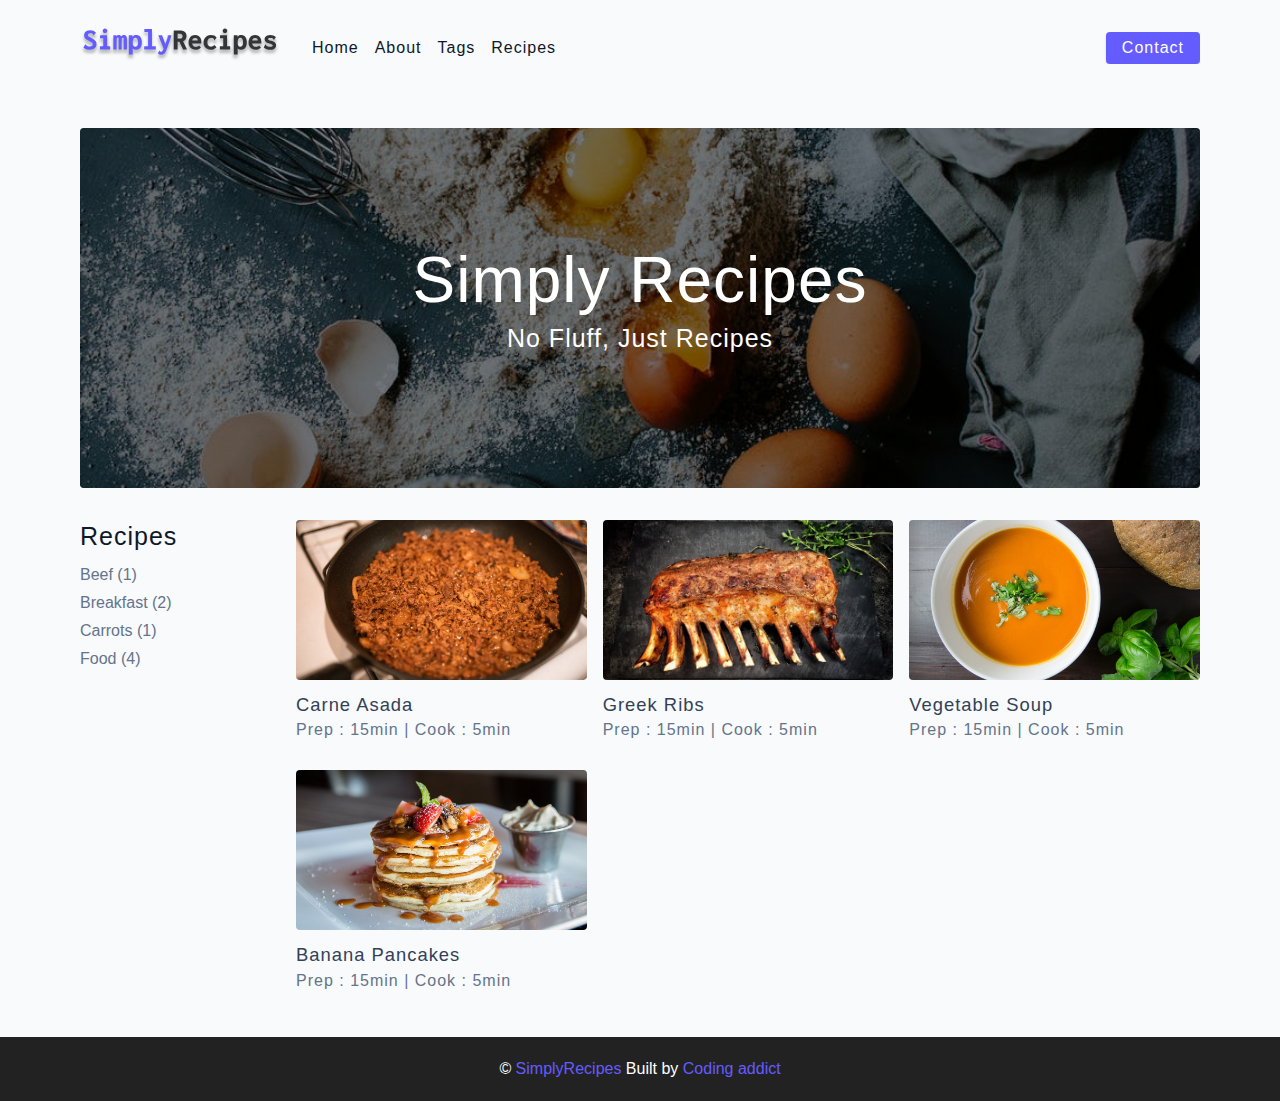
<file: index.html>
<!DOCTYPE html>
<html lang="en">
  <head>
    <meta charset="UTF-8" />
    <meta http-equiv="X-UA-Compatible" content="IE=edge" />
    <meta name="viewport" content="width=device-width, initial-scale=1.0" />
    <title>Simply Recipes || Starter</title>
    <!-- favicon -->
    <link rel="shortcut icon" href="./assets/favicon.ico" type="image/x-icon" />
    <!-- normalize -->
    <link rel="stylesheet" href="./css/normalize.css" />
    <!-- font-awesome -->
    <link
      rel="stylesheet"
      href="https://cdnjs.cloudflare.com/ajax/libs/font-awesome/5.14.0/css/all.min.css"
    />
    <!-- main css -->
    <link rel="stylesheet" href="./css/main.css" />
  </head>
  <body>
    <!--nav-->
    <nav class="navbar">
      <div class="nav-center">
        <!--header-->
        <div class="nav-header">
          <a href="index.html" class="'nav-logo">
            <img src="./assets/logo.svg" alt="simply recipes" />
          </a>
          <button type="'button" class="btn nav-btn">
            <i class="fas fa-align-justify"></i>
          </button>
        </div>
        <!--links-->
        <div class="nav-links">
          <a href="index.html" class="nav-link">home</a>
          <a href="about.html" class="nav-link">about</a>
          <a href="tags.html" class="nav-link">tags</a>
          <a href="recipes.html" class="nav-link">recipes</a>
          <div class="nav-link contact-link">
            <a href="contact.html" class="btn">contact</a>
          </div>
        </div>

      </div>
    </nav>
    <!--end of nav-->

    <!--main-->
    <main class="page">
      <!--header-->
      <header class="hero">
        <div class="hero-container">
          <div class="hero-text">
            <h1>simply recipes</h1>
            <h4>no fluff, just recipes</h4>
          </div>
        </div>
      </header>
      <!--end of header-->
      <!--recipes container-->
      <section class="recipes-container">
        <!--tags container-->
        <div class="tags-container">
          <h4>recipes</h4>
          <div class="tags-list">
            <a href="tag-template.html">Beef (1)</a>
            <a href="tag-template-2.html">Breakfast (2)</a>
            <a href="tag-template-3.html">Carrots (1)</a>
            <a href="tag-template-4.html">Food (4)</a>
          </div>
        </div>
        <!--end of tag container-->
        

        <!--recipes list-->
        <div class="recipes-list">
          <!--single recipe-->
          <a href="single-recipe-carne.html" class="recipe">
            <img src="./assets/recipes/recipe-1.jpeg" alt="food"
            class="img recipe-img"/>
            <h5>carne asada</h5>
            <p>Prep : 15min | Cook : 5min</p>

          </a>
          <!--end of single recipe-->

           <!--single recipe-->
           <a href="single-recipe-greekribs.html" class="recipe">
            <img src="./assets/recipes/recipe-2.jpeg" alt="food"
            class="img recipe-img"/>
            <h5>greek ribs</h5>
            <p>Prep : 15min | Cook : 5min</p>

          </a>
          <!--end of single recipe-->

           <!--single recipe-->
           <a href="single-recipe-soup.html" class="recipe">
            <img src="./assets/recipes/recipe-3.jpeg" alt="food"
            class="img recipe-img"/>
            <h5>vegetable soup</h5>
            <p>Prep : 15min | Cook : 5min</p>

          </a>
          <!--end of single recipe-->

          <!--single recipe-->
          <a href="single-recipe.html" class="recipe">
            <img src="./assets/recipes/recipe-4.jpeg" alt="food"
            class="img recipe-img"/>
            <h5>Banana Pancakes</h5>
            <p>Prep : 15min | Cook : 5min</p>

          </a>
          <!--end of single recipe-->

        </div>
        <!--end of recipes list-->



      <!--end of recipes container-->
      </section>

    </main>
    <!--end of main-->

    <!--footer-->
    <footer class="page-footer">
      <p>
        &copy; <span id="'date"></span>
        <span class="footer-logo">SimplyRecipes</span>
        Built by <a href="https://johnsmilga.com/">Coding addict</a>
      </p>
    </footer>
    <script src="./js/app.js"></script>
    
  </body>
</html>
</file>
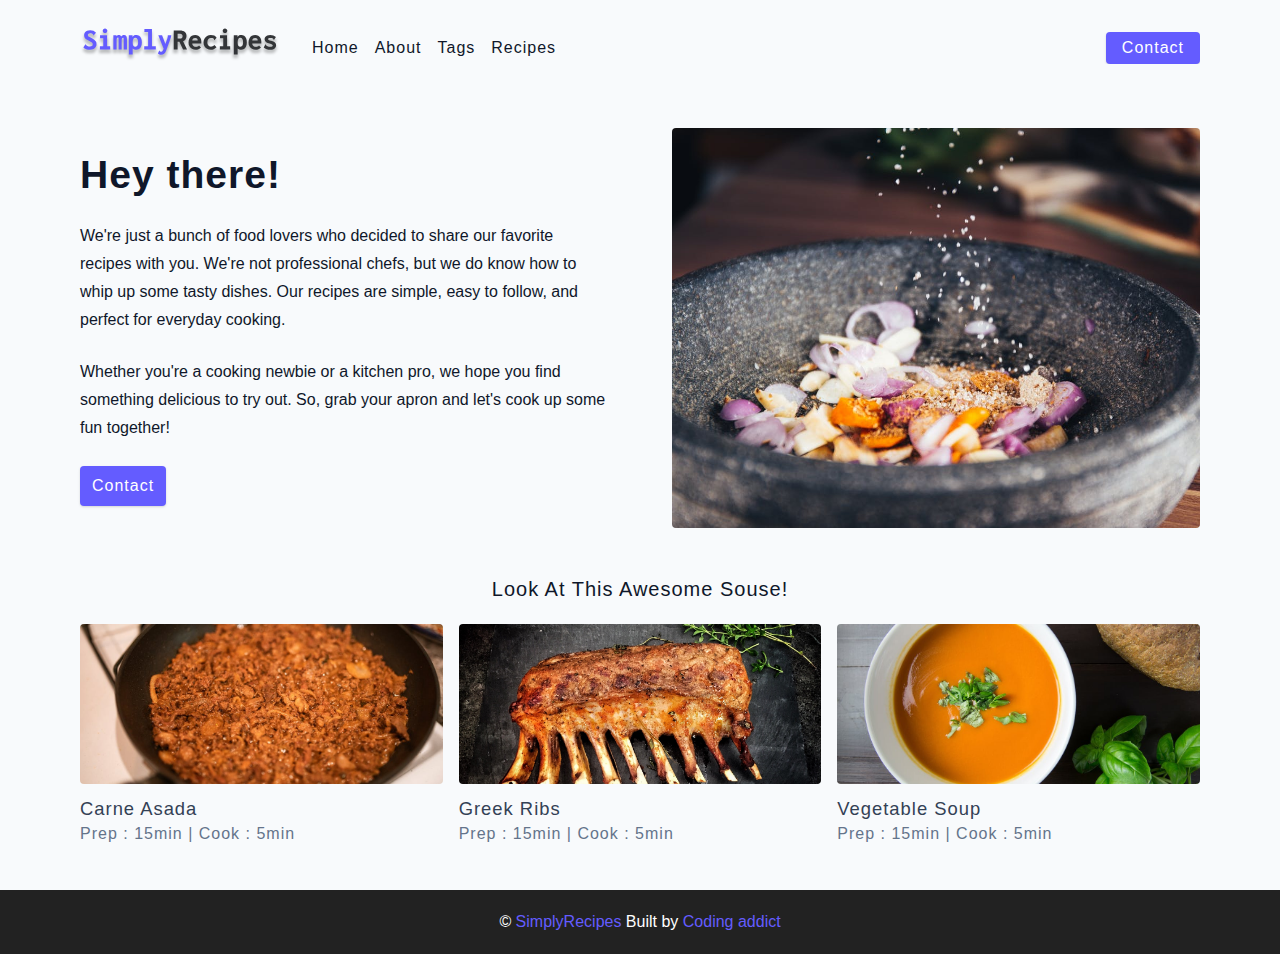
<file: about.html>
<!DOCTYPE html>
<html lang="en">
  <head>
    <meta charset="UTF-8" />
    <meta http-equiv="X-UA-Compatible" content="IE=edge" />
    <meta name="viewport" content="width=device-width, initial-scale=1.0" />
    <title>About</title>
    <!-- favicon -->
    <link rel="shortcut icon" href="./assets/favicon.ico" type="image/x-icon" />
    <!-- normalize -->
    <link rel="stylesheet" href="./css/normalize.css" />
    <!-- font-awesome -->
    <link
      rel="stylesheet"
      href="https://cdnjs.cloudflare.com/ajax/libs/font-awesome/5.14.0/css/all.min.css"
    />
    <!-- main css -->
    <link rel="stylesheet" href="./css/main.css" />
  </head>
  <body>
    <!--nav-->
    <nav class="navbar">
      <div class="nav-center">
        <!--header-->
        <div class="nav-header">
          <a href="index.html" class="'nav-logo">
            <img src="./assets/logo.svg" alt="simply recipes" />
          </a>
          <button type="'button" class="btn nav-btn">
            <i class="fas fa-align-justify"></i>
          </button>
        </div>
        <!--links-->
        <div class="nav-links">
          <a href="index.html" class="nav-link">home</a>
          <a href="about.html" class="nav-link">about</a>
          <a href="tags.html" class="nav-link">tags</a>
          <a href="recipes.html" class="nav-link">recipes</a>
          <div class="nav-link contact-link">
            <a href="contact.html" class="btn">contact</a>
          </div>
        </div>

      </div>
    </nav>
    <!--end of nav-->

    <!--main-->
    <main class="page">
      <section class="about-page">
        <article>
          <h2>Hey there!</h2>
          <p>We're just a bunch of food lovers who decided to share our favorite 
            recipes with you. We're not professional chefs, but we do know how to 
            whip up some tasty dishes. Our recipes are simple, easy to follow, and 
            perfect for everyday cooking. </p>
            <p> Whether you're a cooking newbie or a kitchen pro, we hope you find 
              something delicious to try out. So, grab your apron and let's cook 
              up some fun together!</p>
            <a href="contact.html" class="btn">contact</a>
        </article>
        <img src="./assets/about.jpeg" alt="pouring salt" class="img about-img"/>
      </section>
        
        <section class="featured-recipes">
          <h5 class="featured-title">Look at this Awesome souse!</h5>
                <!--recipes list-->
              <div class="recipes-list">
                <!--single recipe-->
                <a href="single-recipe.html" class="recipe">
                  <img src="./assets/recipes/recipe-1.jpeg" alt="food"
                  class="img recipe-img"/>
                  <h5>carne asada</h5>
                  <p>Prep : 15min | Cook : 5min</p>

                </a>
                <!--end of single recipe-->

                <!--single recipe-->
                <a href="single-recipe.html" class="recipe">
                  <img src="./assets/recipes/recipe-2.jpeg" alt="food"
                  class="img recipe-img"/>
                  <h5>greek ribs</h5>
                  <p>Prep : 15min | Cook : 5min</p>

                </a>
                <!--end of single recipe-->

                <!--single recipe-->
                <a href="single-recipe.html" class="recipe">
                  <img src="./assets/recipes/recipe-3.jpeg" alt="food"
                  class="img recipe-img"/>
                  <h5>vegetable soup</h5>
                  <p>Prep : 15min | Cook : 5min</p>

                </a>
                <!--end of single recipe-->
              </div>
              <!--end of recipes list-->
        </section>
        

    </main>
    <!--end of main-->

    <!--footer-->
    <footer class="page-footer">
      <p>
        &copy; <span id="'date"></span>
        <span class="footer-logo">SimplyRecipes</span>
        Built by <a href="https://johnsmilga.com/">Coding addict</a>
      </p>
    </footer>
    <script src="./js/app.js"></script>
    
  </body>
</html>
</file>
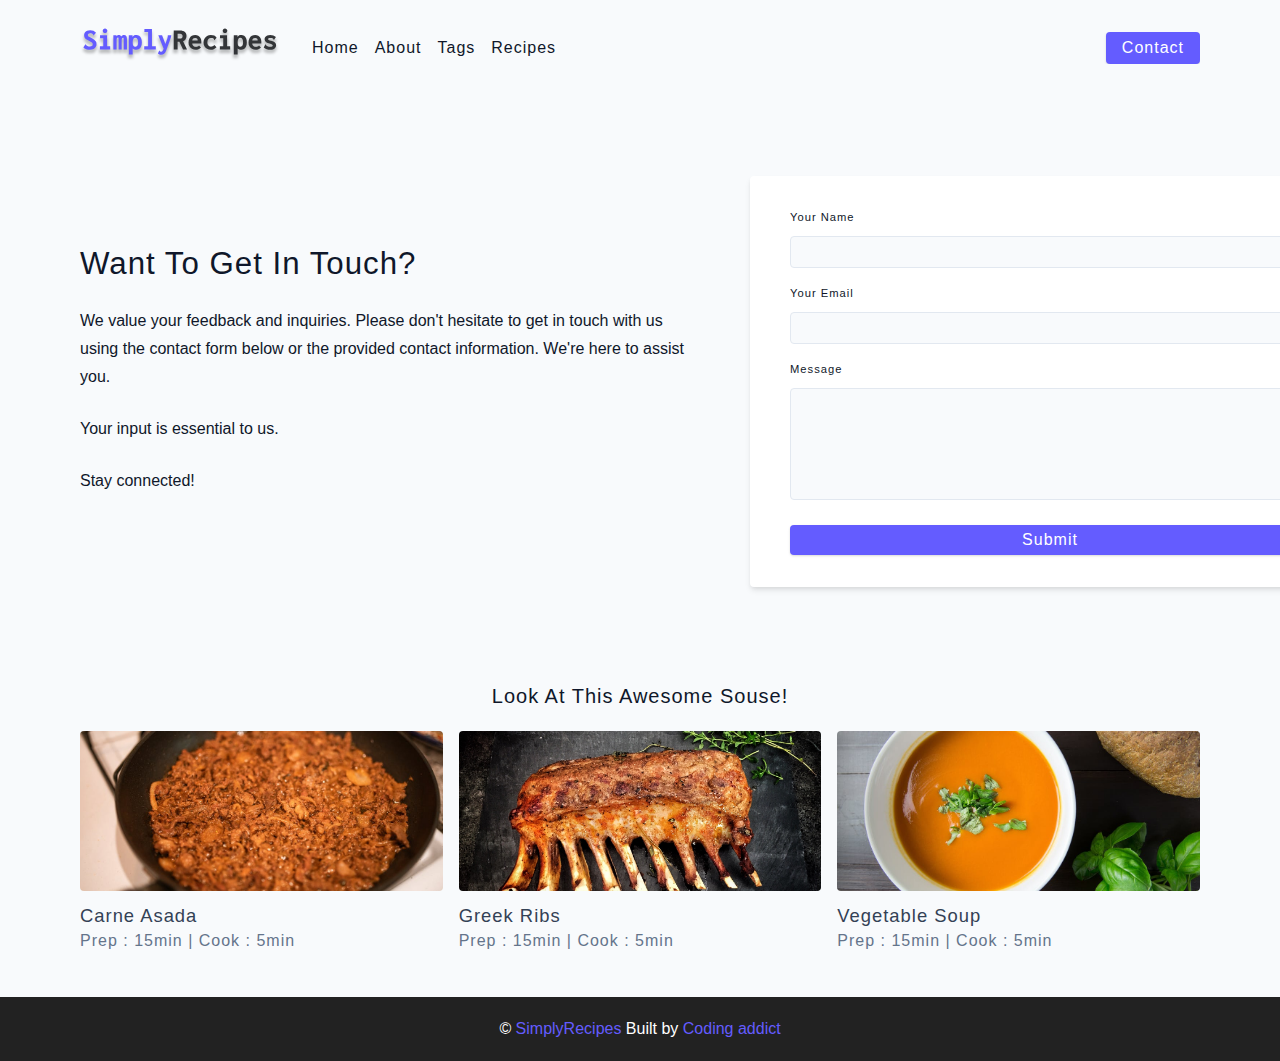
<file: contact.html>
<!DOCTYPE html>
<html lang="en">
  <head>
    <meta charset="UTF-8" />
    <meta http-equiv="X-UA-Compatible" content="IE=edge" />
    <meta name="viewport" content="width=device-width, initial-scale=1.0" />
    <title>Contact</title>
    <!-- favicon -->
    <link rel="shortcut icon" href="./assets/favicon.ico" type="image/x-icon" />
    <!-- normalize -->
    <link rel="stylesheet" href="./css/normalize.css" />
    <!-- font-awesome -->
    <link
      rel="stylesheet"
      href="https://cdnjs.cloudflare.com/ajax/libs/font-awesome/5.14.0/css/all.min.css"
    />
    <!-- main css -->
    <link rel="stylesheet" href="./css/main.css" />
  </head>
  <body>
    <!--nav-->
    <nav class="navbar">
      <div class="nav-center">
        <!--header-->
        <div class="nav-header">
          <a href="index.html" class="'nav-logo">
            <img src="./assets/logo.svg" alt="simply recipes" />
          </a>
          <button type="'button" class="btn nav-btn">
            <i class="fas fa-align-justify"></i>
          </button>
        </div>
        <!--links-->
        <div class="nav-links">
          <a href="index.html" class="nav-link">home</a>
          <a href="about.html" class="nav-link">about</a>
          <a href="tags.html" class="nav-link">tags</a>
          <a href="recipes.html" class="nav-link">recipes</a>
          <div class="nav-link contact-link">
            <a href="contact.html" class="btn">contact</a>
          </div>
        </div>

      </div>
    </nav>
    <!--end of nav-->

    <!--main-->
    <main class="page">
      <section class="contact-container">
        <article class="contact-info">
          <h3>Want to get in touch?</h3>
           <p>We value your feedback and inquiries. Please don't hesitate to 
            get in touch with us using the contact form below or the provided 
            contact information. We're here to assist you.</p>
            <p>Your input is essential to us. </p>
            <p>Stay connected!  </p>
        </article>
        <article>
          <form class="form contact form">
            <!--single form row-->
            <div class="form-row">
              <label for="name" class="form-label">your name</label>
              <input type="text" name="name" id="name" class="form-input" />
            </div>
             <!-- end of single form row-->

             <!--single form row-->
            <div class="form-row">
              <label for="email" class="form-label">your email</label>
              <input type="text" email="email" id="email" class="form-input" />
            </div>
             <!-- end of single form row-->
             <div class="form-row">
              <label for="message" class="form-label">Message</label>
              <textarea
                 name="message"
                 id="message"
                 class="form-textarea"  >
            </textarea> 
            </div>
            <button type="submit" class="btn btn-block">
              submit
            </button>

          </form>

        </article>
      </section>
      <section class="featured-recipes">
        <h5 class="featured-title">Look at this Awesome souse!</h5>
              <!--recipes list-->
            <div class="recipes-list">
              <!--single recipe-->
              <a href="single-recipe.html" class="recipe">
                <img src="./assets/recipes/recipe-1.jpeg" alt="food"
                class="img recipe-img"/>
                <h5>carne asada</h5>
                <p>Prep : 15min | Cook : 5min</p>

              </a>
              <!--end of single recipe-->

              <!--single recipe-->
              <a href="single-recipe.html" class="recipe">
                <img src="./assets/recipes/recipe-2.jpeg" alt="food"
                class="img recipe-img"/>
                <h5>greek ribs</h5>
                <p>Prep : 15min | Cook : 5min</p>

              </a>
              <!--end of single recipe-->

              <!--single recipe-->
              <a href="single-recipe.html" class="recipe">
                <img src="./assets/recipes/recipe-3.jpeg" alt="food"
                class="img recipe-img"/>
                <h5>vegetable soup</h5>
                <p>Prep : 15min | Cook : 5min</p>

              </a>
              <!--end of single recipe-->
            </div>
            <!--end of recipes list-->
      </section>
      

    </main>
    <!--end of main-->

    <!--footer-->
    <footer class="page-footer">
      <p>
        &copy; <span id="'date"></span>
        <span class="footer-logo">SimplyRecipes</span>
        Built by <a href="https://johnsmilga.com/">Coding addict</a>
      </p>
    </footer>
    <script src="./js/app.js"></script>
    
  </body>
</html>
</file>
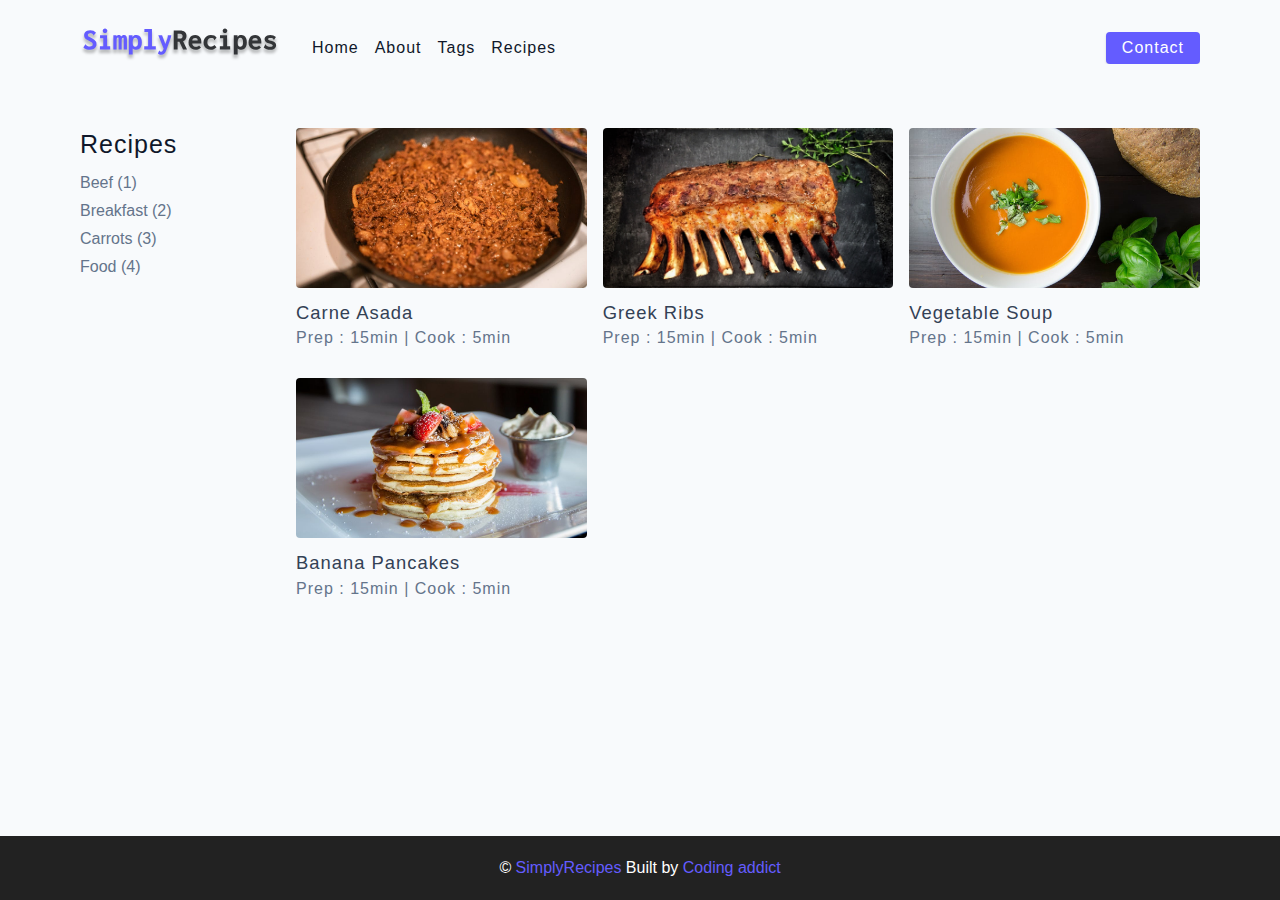
<file: recipes.html>
<!DOCTYPE html>
<html lang="en">
  <head>
    <meta charset="UTF-8" />
    <meta http-equiv="X-UA-Compatible" content="IE=edge" />
    <meta name="viewport" content="width=device-width, initial-scale=1.0" />
    <title>Recipes</title>
    <!-- favicon -->
    <link rel="shortcut icon" href="./assets/favicon.ico" type="image/x-icon" />
    <!-- normalize -->
    <link rel="stylesheet" href="./css/normalize.css" />
    <!-- font-awesome -->
    <link
      rel="stylesheet"
      href="https://cdnjs.cloudflare.com/ajax/libs/font-awesome/5.14.0/css/all.min.css"
    />
    <!-- main css -->
    <link rel="stylesheet" href="./css/main.css" />
  </head>
  <body>
    <!--nav-->
    <nav class="navbar">
      <div class="nav-center">
        <!--header-->
        <div class="nav-header">
          <a href="index.html" class="'nav-logo">
            <img src="./assets/logo.svg" alt="simply recipes" />
          </a>
          <button type="'button" class="btn nav-btn">
            <i class="fas fa-align-justify"></i>
          </button>
        </div>
        <!--links-->
        <div class="nav-links">
          <a href="index.html" class="nav-link">home</a>
          <a href="about.html" class="nav-link">about</a>
          <a href="tags.html" class="nav-link">tags</a>
          <a href="recipes.html" class="nav-link">recipes</a>
          <div class="nav-link contact-link">
            <a href="contact.html" class="btn">contact</a>
          </div>
        </div>

      </div>
    </nav>
    <!--end of nav-->

    <!--main-->
    <main class="page">
      <!--recipes container-->
      <section class="recipes-container">
        <!--tags container-->
        <div class="tags-container">
          <h4>recipes</h4>
          <div class="tags-list">
            <a href="tag-template.html">Beef (1)</a>
            <a href="tag-template.html">Breakfast (2)</a>
            <a href="tag-template.html">Carrots (3)</a>
            <a href="tag-template.html">Food (4)</a>
          </div>
        </div>
        <!--end of tag container-->
        

        <!--recipes list-->
        <div class="recipes-list">
          <!--single recipe-->
          <a href="single-recipe.html" class="recipe">
            <img src="./assets/recipes/recipe-1.jpeg" alt="food"
            class="img recipe-img"/>
            <h5>carne asada</h5>
            <p>Prep : 15min | Cook : 5min</p>

          </a>
          <!--end of single recipe-->

           <!--single recipe-->
           <a href="single-recipe.html" class="recipe">
            <img src="./assets/recipes/recipe-2.jpeg" alt="food"
            class="img recipe-img"/>
            <h5>greek ribs</h5>
            <p>Prep : 15min | Cook : 5min</p>

          </a>
          <!--end of single recipe-->

           <!--single recipe-->
           <a href="single-recipe.html" class="recipe">
            <img src="./assets/recipes/recipe-3.jpeg" alt="food"
            class="img recipe-img"/>
            <h5>vegetable soup</h5>
            <p>Prep : 15min | Cook : 5min</p>

          </a>
          <!--end of single recipe-->

          <!--single recipe-->
          <a href="single-recipe.html" class="recipe">
            <img src="./assets/recipes/recipe-4.jpeg" alt="food"
            class="img recipe-img"/>
            <h5>Banana Pancakes</h5>
            <p>Prep : 15min | Cook : 5min</p>

          </a>
          <!--end of single recipe-->

        </div>
        <!--end of recipes list-->



      <!--end of recipes container-->
      </section>
    </main>
    <!--end of main-->

    <!--footer-->
    <footer class="page-footer">
      <p>
        &copy; <span id="'date"></span>
        <span class="footer-logo">SimplyRecipes</span>
        Built by <a href="https://johnsmilga.com/">Coding addict</a>
      </p>
    </footer>
    <script src="./js/app.js"></script>
    
  </body>
</html>
</file>
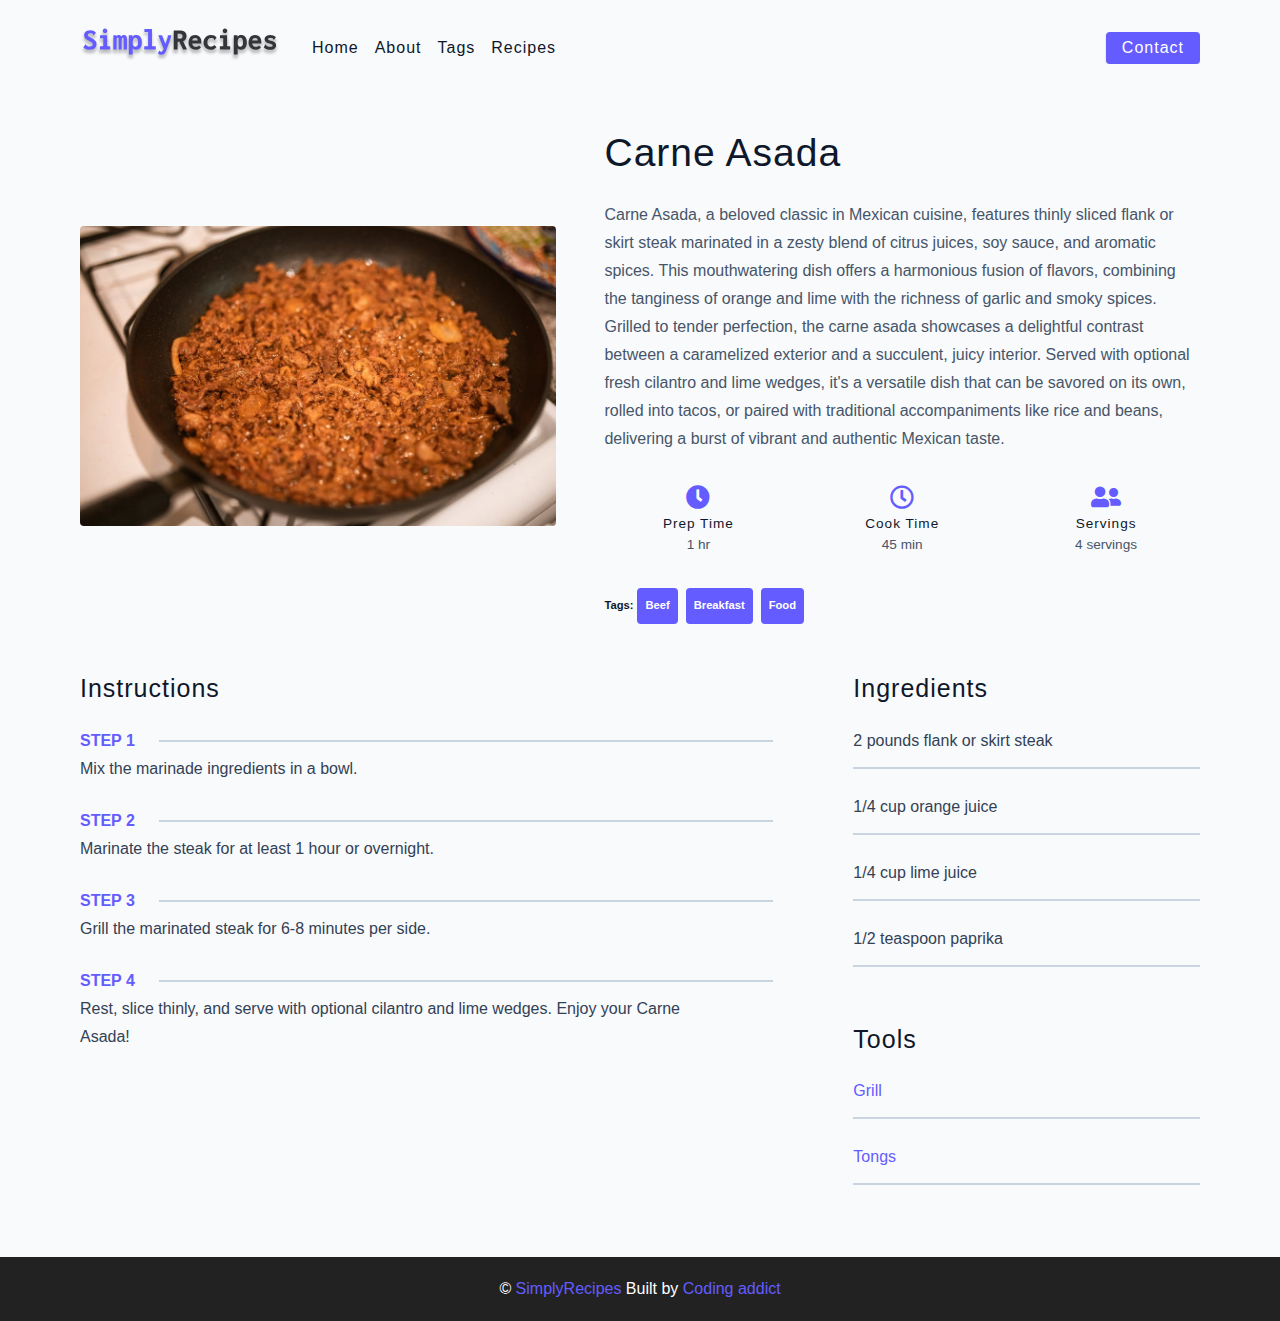
<file: single-recipe-carne.html>
<!DOCTYPE html>
<html lang="en">
  <head>
    <meta charset="UTF-8" />
    <meta http-equiv="X-UA-Compatible" content="IE=edge" />
    <meta name="viewport" content="width=device-width, initial-scale=1.0" />
    <title>Single recipe</title>
    <!-- favicon -->
    <link rel="shortcut icon" href="./assets/favicon.ico" type="image/x-icon" />
    <!-- normalize -->
    <link rel="stylesheet" href="./css/normalize.css" />
    <!-- font-awesome -->
    <link
      rel="stylesheet"
      href="https://cdnjs.cloudflare.com/ajax/libs/font-awesome/5.14.0/css/all.min.css"
    />
    <!-- main css -->
    <link rel="stylesheet" href="./css/main.css" />
  </head>
  <body>
    <!--nav-->
    <nav class="navbar">
      <div class="nav-center">
        <!--header-->
        <div class="nav-header">
          <a href="index.html" class="'nav-logo">
            <img src="./assets/logo.svg" alt="simply recipes" />
          </a>
          <button type="'button" class="btn nav-btn">
            <i class="fas fa-align-justify"></i>
          </button>
        </div>
        <!--links-->
        <div class="nav-links">
          <a href="index.html" class="nav-link">home</a>
          <a href="about.html" class="nav-link">about</a>
          <a href="tags.html" class="nav-link">tags</a>
          <a href="recipes.html" class="nav-link">recipes</a>
          <div class="nav-link contact-link">
            <a href="contact.html" class="btn">contact</a>
          </div>
        </div>

      </div>
    </nav>
    <!--end of nav-->

    <!--main-->
    <main class="page">
      <div class="recipe-page">
        <section class="recipe-hero">
          <img
              src="./assets/recipes/recipe-1.jpeg"
              class="img recipe-hero-img"
              alt="pancakes"
          />
          <article>
            <h2>Carne Asada</h2>
            <p>Carne Asada, a beloved classic in Mexican cuisine, features thinly sliced flank or skirt steak marinated in a zesty
                 blend of citrus juices, soy sauce, and aromatic spices. This mouthwatering dish offers a harmonious fusion of flavors, 
                 combining the tanginess of orange and lime with the richness of garlic and smoky spices. Grilled to tender perfection, the
                  carne asada showcases a delightful contrast between a caramelized exterior and a succulent, juicy interior. Served with 
                  optional fresh cilantro and lime wedges, it's a versatile dish that can be savored on its own, rolled into tacos, or paired 
                  with traditional accompaniments like rice and beans, delivering a burst of vibrant and authentic Mexican taste. 
              </p>
              <!--recipe icons-->
              <div class="recipe-icons">
                <!--single recipe icon-->
                <article>
                  <i class="fas fa-clock"></i>
                  <h5>prep time</h5>
                  <p>1 hr</p>
                </article>
                <!--single recipe icon-->
                <article>
                  <i class="far fa-clock"></i>
                  <h5>cook time</h5>
                  <p>45 min</p>
                </article>
                <!--single recipe icon-->
                <article>
                  <i class="fas fa-user-friends"></i>
                  <h5>servings</h5>
                  <p>4 servings</p>
                </article>
              </div>
              
              <!--recipe tags-->
              <div class="recipe-tags">
                Tags: <a href="tag-template.html">beef</a><a 
                href="tag-template-2.html">breakfast</a><a 
                href="tag-template-4.html">food</a>
              </div>
          </article>
        </section>

        <!--recipe content-->

        <section class="recipe-content">
          <article>
            <h4>instructions </h4>
            <!-- single instructions -->
            <div class="single-instruction">
              <header>
                <p>step 1</p>
                <div></div>
              </header>
              <p>Mix the marinade ingredients in a bowl.</p>

              <!-- single instructions -->
            <div class="single-instruction">
              <header>
                <p>step 2</p>
                <div></div>
              </header>
              <p>Marinate the steak for at least 1 hour or overnight.</p>

              <!-- single instructions -->
            <div class="single-instruction">
              <header>
                <p>step 3</p>
                <div></div>
              </header>
              <p>Grill the marinated steak for 6-8 minutes per side.</p>
            </div>
             <!-- single instructions -->
             <div class="single-instruction">
                <header>
                  <p>step 4</p>
                  <div></div>
                </header>
                <p>Rest, slice thinly, and serve with optional 
                    cilantro and lime wedges. Enjoy your Carne Asada!</p>
              </div>
          </article>
          <article class="second-column">
            <div>
              <h4>ingredients</h4>
              <p class="single-ingredient">
                2 pounds flank or skirt steak
              </p>
              <p class="single-ingredient">
                1/4 cup orange juice
              </p>
              <p class="single-ingredient">
                1/4 cup lime juice
              </p>
              <p class="single-ingredient">
                1/2 teaspoon paprika
              </p>
            </div>
             <div>
              <h4>tools</h4>
              <p class="single-tool">Grill</p>
              <p class="single-tool">Tongs</p>
              
             
             </div>

          </article>
        </section>
      </div>




    </main>
    <!--end of main-->

    <!--footer-->
    <footer class="page-footer">
      <p>
        &copy; <span id="'date"></span>
        <span class="footer-logo">SimplyRecipes</span>
        Built by <a href="https://johnsmilga.com/">Coding addict</a>
      </p>
    </footer>
    <script src="./js/app.js"></script>
    
  </body>
</html>
</file>
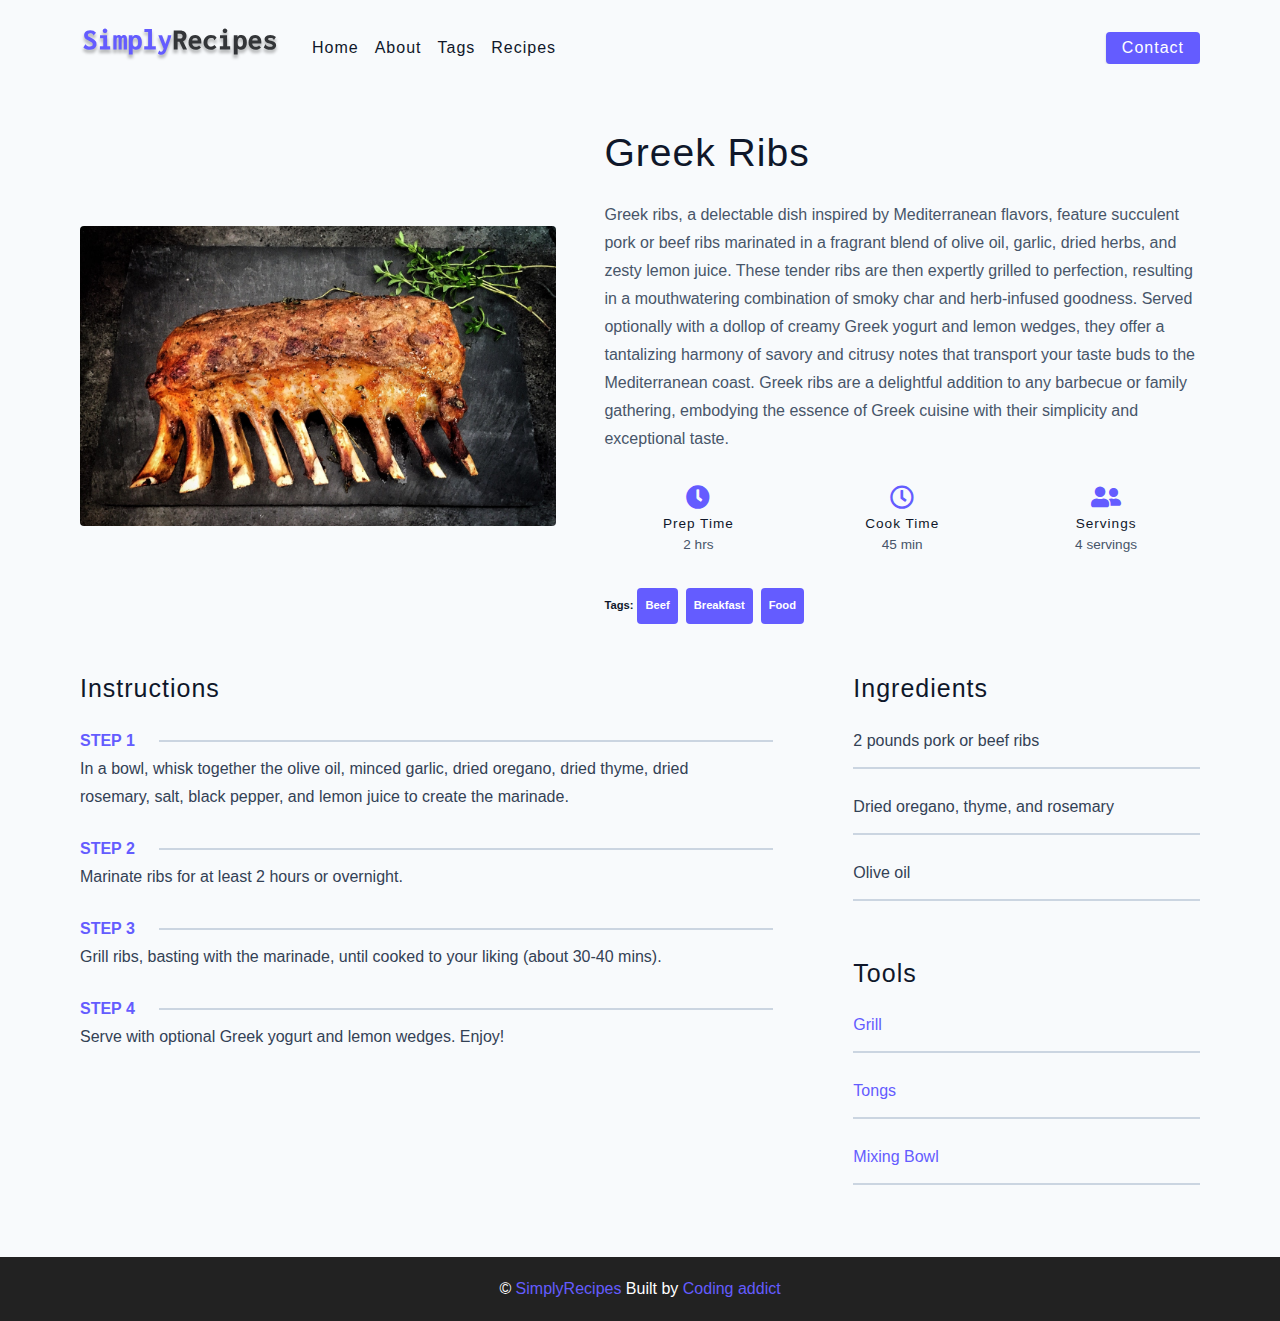
<file: single-recipe-greekribs.html>
<!DOCTYPE html>
<html lang="en">
  <head>
    <meta charset="UTF-8" />
    <meta http-equiv="X-UA-Compatible" content="IE=edge" />
    <meta name="viewport" content="width=device-width, initial-scale=1.0" />
    <title>Single recipe</title>
    <!-- favicon -->
    <link rel="shortcut icon" href="./assets/favicon.ico" type="image/x-icon" />
    <!-- normalize -->
    <link rel="stylesheet" href="./css/normalize.css" />
    <!-- font-awesome -->
    <link
      rel="stylesheet"
      href="https://cdnjs.cloudflare.com/ajax/libs/font-awesome/5.14.0/css/all.min.css"
    />
    <!-- main css -->
    <link rel="stylesheet" href="./css/main.css" />
  </head>
  <body>
    <!--nav-->
    <nav class="navbar">
      <div class="nav-center">
        <!--header-->
        <div class="nav-header">
          <a href="index.html" class="'nav-logo">
            <img src="./assets/logo.svg" alt="simply recipes" />
          </a>
          <button type="'button" class="btn nav-btn">
            <i class="fas fa-align-justify"></i>
          </button>
        </div>
        <!--links-->
        <div class="nav-links">
          <a href="index.html" class="nav-link">home</a>
          <a href="about.html" class="nav-link">about</a>
          <a href="tags.html" class="nav-link">tags</a>
          <a href="recipes.html" class="nav-link">recipes</a>
          <div class="nav-link contact-link">
            <a href="contact.html" class="btn">contact</a>
          </div>
        </div>

      </div>
    </nav>
    <!--end of nav-->

    <!--main-->
    <main class="page">
      <div class="recipe-page">
        <section class="recipe-hero">
          <img
              src="./assets/recipes/recipe-2.jpeg"
              class="img recipe-hero-img"
              alt="pancakes"
          />
          <article>
            <h2>Greek ribs</h2>
            <p>Greek ribs, a delectable dish inspired by Mediterranean flavors, feature succulent pork or beef ribs marinated in a fragrant
                 blend of olive oil, garlic, dried herbs, and zesty lemon juice. These tender ribs are then expertly grilled to perfection, 
                 resulting in a mouthwatering combination of smoky char and herb-infused goodness. Served optionally with a dollop of creamy 
                 Greek yogurt and lemon wedges, they offer a tantalizing harmony of savory and citrusy notes that transport your taste buds to 
                 the Mediterranean coast. Greek ribs are a delightful addition to any barbecue or family gathering, embodying the essence of 
                 Greek cuisine with their simplicity and exceptional taste.
              </p>
              <!--recipe icons-->
              <div class="recipe-icons">
                <!--single recipe icon-->
                <article>
                  <i class="fas fa-clock"></i>
                  <h5>prep time</h5>
                  <p>2 hrs</p>
                </article>
                <!--single recipe icon-->
                <article>
                  <i class="far fa-clock"></i>
                  <h5>cook time</h5>
                  <p>45 min</p>
                </article>
                <!--single recipe icon-->
                <article>
                  <i class="fas fa-user-friends"></i>
                  <h5>servings</h5>
                  <p>4 servings</p>
                </article>
              </div>
              
              <!--recipe tags-->
              <div class="recipe-tags">
                Tags: <a href="tag-template.html">beef</a><a 
                href="tag-template-2.html">breakfast</a><a 
               
                href="tag-template-4.html">food</a>
              </div>
          </article>
        </section>

        <!--recipe content-->

        <section class="recipe-content">
          <article>
            <h4>instructions </h4>
            <!-- single instructions -->
            <div class="single-instruction">
              <header>
                <p>step 1</p>
                <div></div>
              </header>
              <p>In a bowl, whisk together the olive oil, minced 
                garlic, dried oregano, dried thyme, dried rosemary,
                 salt, black pepper, and lemon juice to create the 
                 marinade.</p>

              <!-- single instructions -->
            <div class="single-instruction">
              <header>
                <p>step 2</p>
                <div></div>
              </header>
              <p>Marinate ribs for at least 2 hours or overnight.</p>

              <!-- single instructions -->
            <div class="single-instruction">
              <header>
                <p>step 3</p>
                <div></div>
              </header>
              <p>Grill ribs, basting with the marinade, until cooked 
                to your liking (about 30-40 mins).</p>
            </div>
             <!-- single instructions -->
             <div class="single-instruction">
                <header>
                  <p>step 4</p>
                  <div></div>
                </header>
                <p>Serve with optional Greek yogurt and lemon wedges. Enjoy!</p>
              </div>
          </article>
          <article class="second-column">
            <div>
              <h4>ingredients</h4>
              <p class="single-ingredient">
                2 pounds pork or beef ribs
              </p>
              <p class="single-ingredient">
                Dried oregano, thyme, and rosemary
              </p>
              <p class="single-ingredient">
                Olive oil
              </p>
            </div>
             <div>
              <h4>tools</h4>
              <p class="single-tool">Grill</p>
              <p class="single-tool">Tongs</p>
              <p class="single-tool">Mixing bowl</p>
             
             </div>

          </article>
        </section>
      </div>




    </main>
    <!--end of main-->

    <!--footer-->
    <footer class="page-footer">
      <p>
        &copy; <span id="'date"></span>
        <span class="footer-logo">SimplyRecipes</span>
        Built by <a href="https://johnsmilga.com/">Coding addict</a>
      </p>
    </footer>
    <script src="./js/app.js"></script>
    
  </body>
</html>
</file>
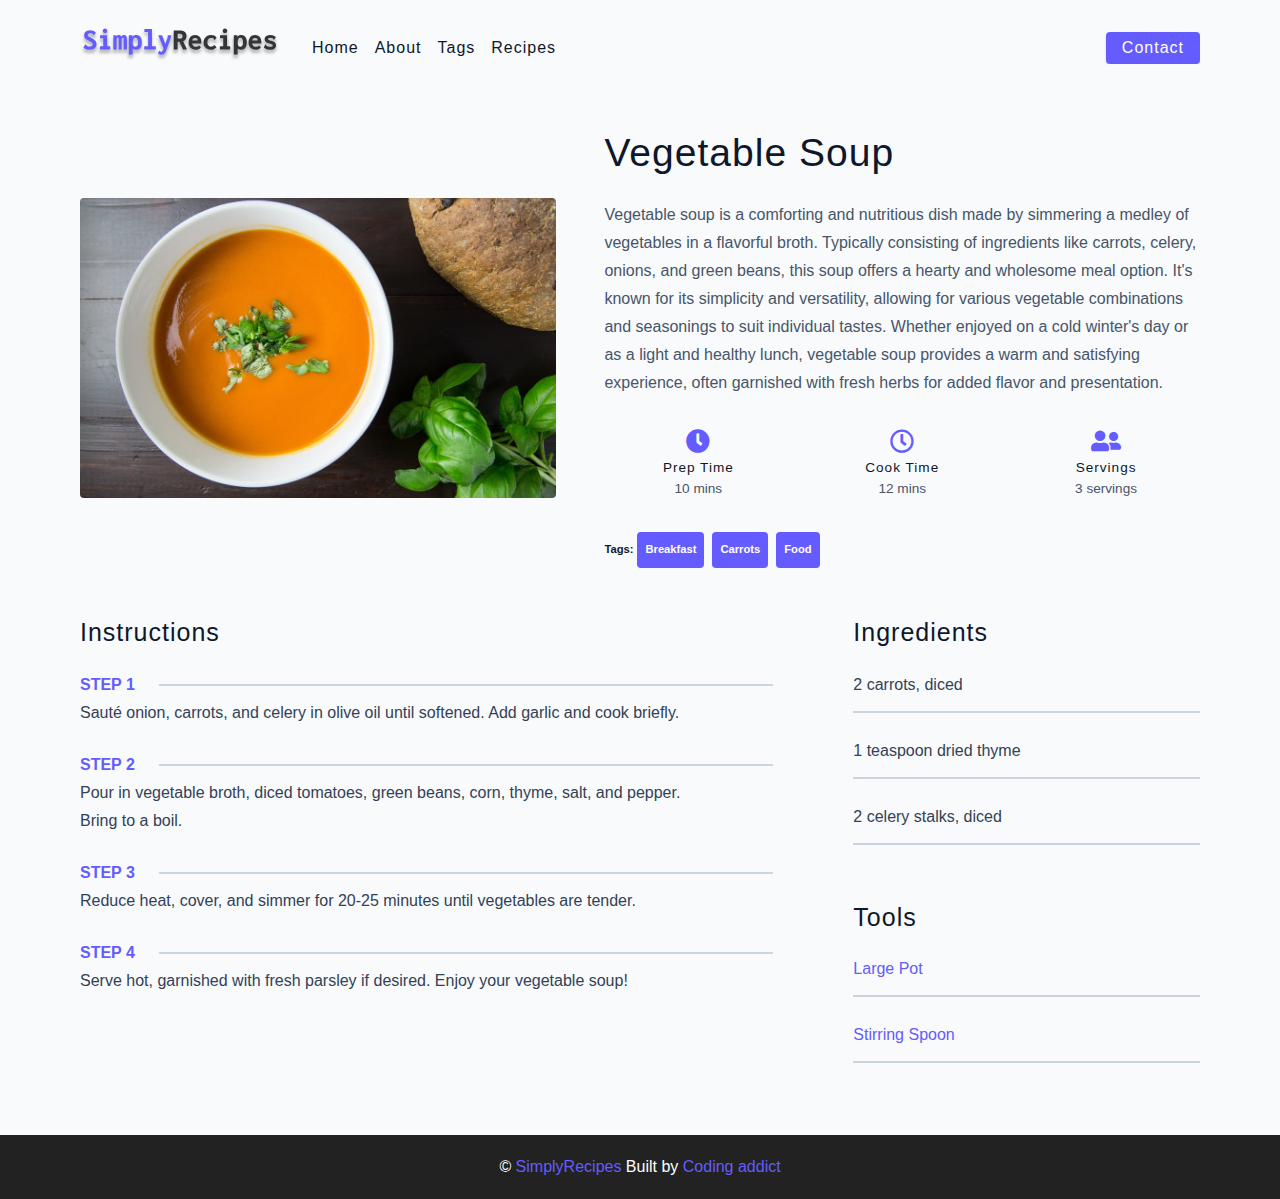
<file: single-recipe-soup.html>
<!DOCTYPE html>
<html lang="en">
  <head>
    <meta charset="UTF-8" />
    <meta http-equiv="X-UA-Compatible" content="IE=edge" />
    <meta name="viewport" content="width=device-width, initial-scale=1.0" />
    <title>Single recipe</title>
    <!-- favicon -->
    <link rel="shortcut icon" href="./assets/favicon.ico" type="image/x-icon" />
    <!-- normalize -->
    <link rel="stylesheet" href="./css/normalize.css" />
    <!-- font-awesome -->
    <link
      rel="stylesheet"
      href="https://cdnjs.cloudflare.com/ajax/libs/font-awesome/5.14.0/css/all.min.css"
    />
    <!-- main css -->
    <link rel="stylesheet" href="./css/main.css" />
  </head>
  <body>
    <!--nav-->
    <nav class="navbar">
      <div class="nav-center">
        <!--header-->
        <div class="nav-header">
          <a href="index.html" class="'nav-logo">
            <img src="./assets/logo.svg" alt="simply recipes" />
          </a>
          <button type="'button" class="btn nav-btn">
            <i class="fas fa-align-justify"></i>
          </button>
        </div>
        <!--links-->
        <div class="nav-links">
          <a href="index.html" class="nav-link">home</a>
          <a href="about.html" class="nav-link">about</a>
          <a href="tags.html" class="nav-link">tags</a>
          <a href="recipes.html" class="nav-link">recipes</a>
          <div class="nav-link contact-link">
            <a href="contact.html" class="btn">contact</a>
          </div>
        </div>

      </div>
    </nav>
    <!--end of nav-->

    <!--main-->
    <main class="page">
      <div class="recipe-page">
        <section class="recipe-hero">
          <img
              src="./assets/recipes/recipe-3.jpeg"
              class="img recipe-hero-img"
              alt="pancakes"
          />
          <article>
            <h2>Vegetable soup</h2>
            <p> Vegetable soup is a comforting and nutritious dish made by simmering a medley of vegetables in a flavorful broth. 
                Typically consisting of ingredients like carrots, celery, onions, and green beans, this soup offers a hearty and 
                wholesome meal option. It's known for its simplicity and versatility, allowing for various vegetable combinations and 
                seasonings to suit individual tastes. Whether enjoyed on a cold winter's day or as a light and healthy lunch, vegetable 
                soup provides a warm and satisfying experience, often garnished with fresh herbs for added flavor and presentation.
              </p>
              <!--recipe icons-->
              <div class="recipe-icons">
                <!--single recipe icon-->
                <article>
                  <i class="fas fa-clock"></i>
                  <h5>prep time</h5>
                  <p>10 mins</p>
                </article>
                <!--single recipe icon-->
                <article>
                  <i class="far fa-clock"></i>
                  <h5>cook time</h5>
                  <p>12 mins</p>
                </article>
                <!--single recipe icon-->
                <article>
                  <i class="fas fa-user-friends"></i>
                  <h5>servings</h5>
                  <p>3 servings</p>
                </article>
              </div>
              
              <!--recipe tags-->
              <div class="recipe-tags">
                Tags: <a 
                href="tag-template-2.html">breakfast</a><a 
                href="tag-template-3.html">carrots</a><a 
                href="tag-template-4.html">food</a>
              </div>
          </article>
        </section>

        <!--recipe content-->

        <section class="recipe-content">
          <article>
            <h4>instructions </h4>
            <!-- single instructions -->
            <div class="single-instruction">
              <header>
                <p>step 1</p>
                <div></div>
              </header>
              <p>Sauté onion, carrots, and celery in olive oil until 
                softened. Add garlic and cook briefly.</p>

              <!-- single instructions -->
            <div class="single-instruction">
              <header>
                <p>step 2</p>
                <div></div>
              </header>
              <p>Pour in vegetable broth, diced tomatoes, green beans, corn, thyme, salt, and pepper. Bring to a boil.</p>

              <!-- single instructions -->
            <div class="single-instruction">
              <header>
                <p>step 3</p>
                <div></div>
              </header>
              <p>Reduce heat, cover, and simmer for 20-25 minutes until vegetables are tender.</p>
            </div>
             <!-- single instructions -->
             <div class="single-instruction">
                <header>
                  <p>step 4</p>
                  <div></div>
                </header>
                <p>Serve hot, garnished with fresh parsley if desired. Enjoy your vegetable soup!</p>
              </div>
          </article>
          <article class="second-column">
            <div>
              <h4>ingredients</h4>
              <p class="single-ingredient">
                2 carrots, diced
              </p>
              <p class="single-ingredient">
                1 teaspoon dried thyme
              </p>
              <p class="single-ingredient">
                2 celery stalks, diced
              </p>
            </div>
             <div>
              <h4>tools</h4>
              <p class="single-tool">Large Pot</p>
              <p class="single-tool">Stirring Spoon</p>
             </div>

          </article>
        </section>
      </div>




    </main>
    <!--end of main-->

    <!--footer-->
    <footer class="page-footer">
      <p>
        &copy; <span id="'date"></span>
        <span class="footer-logo">SimplyRecipes</span>
        Built by <a href="https://johnsmilga.com/">Coding addict</a>
      </p>
    </footer>
    <script src="./js/app.js"></script>
    
  </body>
</html>
</file>
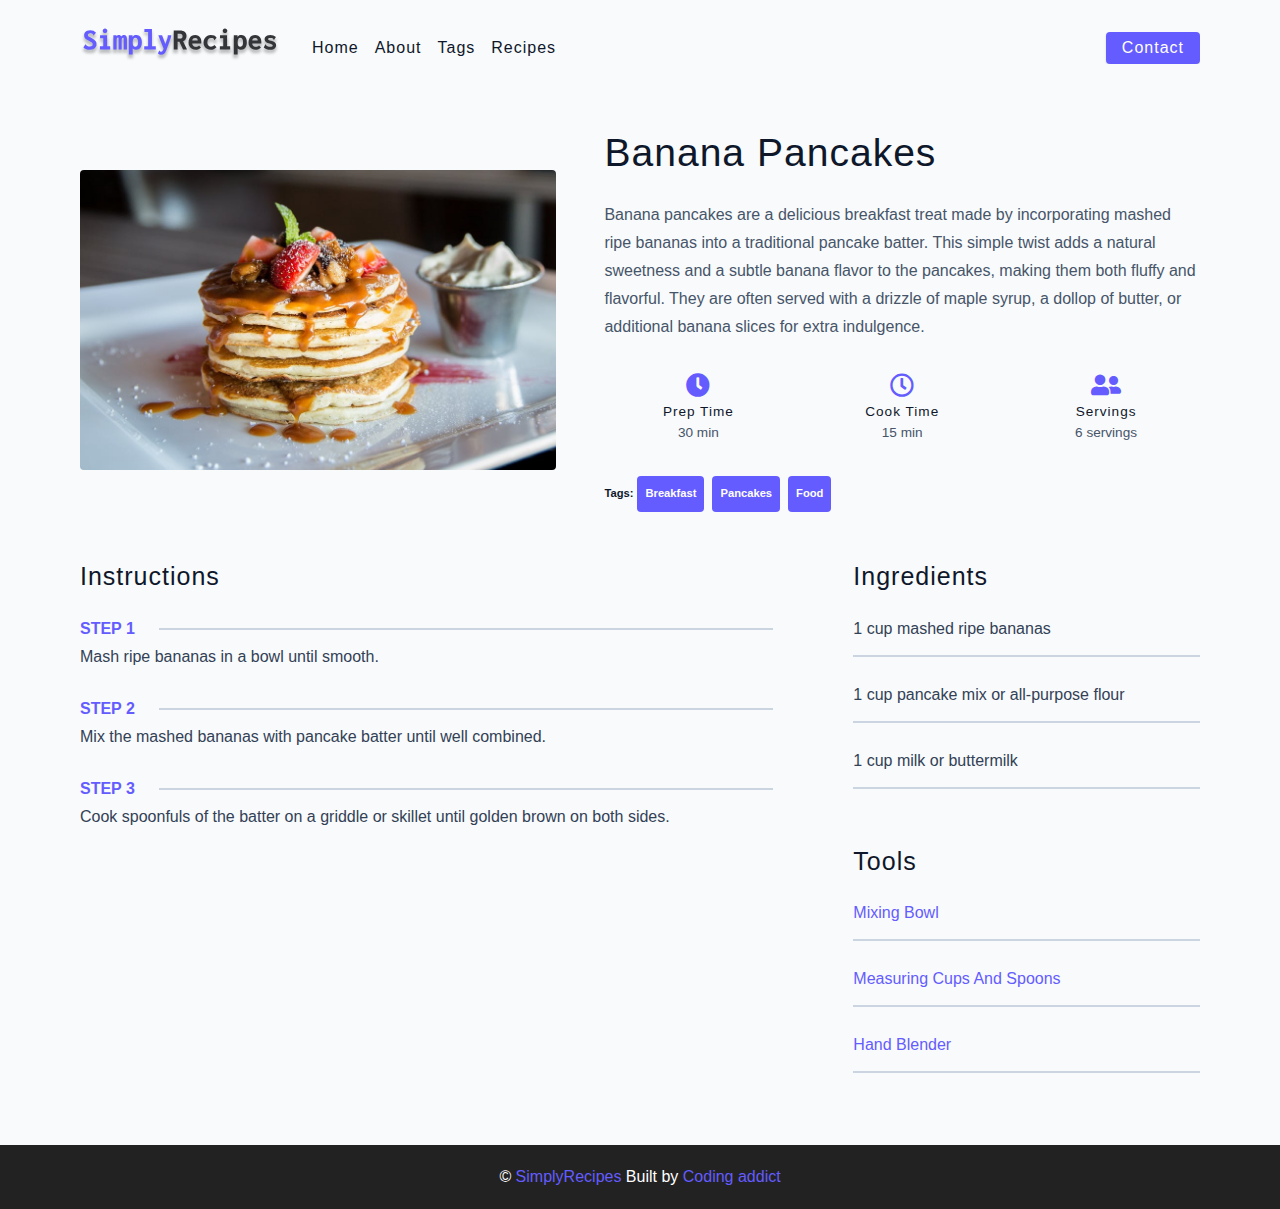
<file: single-recipe.html>
<!DOCTYPE html>
<html lang="en">
  <head>
    <meta charset="UTF-8" />
    <meta http-equiv="X-UA-Compatible" content="IE=edge" />
    <meta name="viewport" content="width=device-width, initial-scale=1.0" />
    <title>Single recipe</title>
    <!-- favicon -->
    <link rel="shortcut icon" href="./assets/favicon.ico" type="image/x-icon" />
    <!-- normalize -->
    <link rel="stylesheet" href="./css/normalize.css" />
    <!-- font-awesome -->
    <link
      rel="stylesheet"
      href="https://cdnjs.cloudflare.com/ajax/libs/font-awesome/5.14.0/css/all.min.css"
    />
    <!-- main css -->
    <link rel="stylesheet" href="./css/main.css" />
  </head>
  <body>
    <!--nav-->
    <nav class="navbar">
      <div class="nav-center">
        <!--header-->
        <div class="nav-header">
          <a href="index.html" class="'nav-logo">
            <img src="./assets/logo.svg" alt="simply recipes" />
          </a>
          <button type="'button" class="btn nav-btn">
            <i class="fas fa-align-justify"></i>
          </button>
        </div>
        <!--links-->
        <div class="nav-links">
          <a href="index.html" class="nav-link">home</a>
          <a href="about.html" class="nav-link">about</a>
          <a href="tags.html" class="nav-link">tags</a>
          <a href="recipes.html" class="nav-link">recipes</a>
          <div class="nav-link contact-link">
            <a href="contact.html" class="btn">contact</a>
          </div>
        </div>

      </div>
    </nav>
    <!--end of nav-->

    <!--main-->
    <main class="page">
      <div class="recipe-page">
        <section class="recipe-hero">
          <img
              src="./assets/recipes/recipe-4.jpeg"
              class="img recipe-hero-img"
              alt="pancakes"
          />
          <article>
            <h2>Banana Pancakes</h2>
            <p>Banana pancakes are a delicious breakfast treat made by 
              incorporating mashed ripe bananas into a traditional pancake batter. 
              This simple twist adds a natural sweetness and a subtle banana 
              flavor to the pancakes, making them both fluffy and flavorful. 
              They are often served with a drizzle of maple syrup, a dollop of 
              butter, or additional banana slices for extra indulgence. 
              </p>
              <!--recipe icons-->
              <div class="recipe-icons">
                <!--single recipe icon-->
                <article>
                  <i class="fas fa-clock"></i>
                  <h5>prep time</h5>
                  <p>30 min</p>
                </article>
                <!--single recipe icon-->
                <article>
                  <i class="far fa-clock"></i>
                  <h5>cook time</h5>
                  <p>15 min</p>
                </article>
                <!--single recipe icon-->
                <article>
                  <i class="fas fa-user-friends"></i>
                  <h5>servings</h5>
                  <p>6 servings</p>
                </article>
              </div>
              
              <!--recipe tags-->
              <div class="recipe-tags">
                Tags: <a 
                href="tag-template.html">breakfast</a><a 
                href="tag-template.html">pancakes</a><a 
                href="tag-template.html">food</a>
              </div>
          </article>
        </section>

        <!--recipe content-->

        <section class="recipe-content">
          <article>
            <h4>instructions </h4>
            <!-- single instructions -->
            <div class="single-instruction">
              <header>
                <p>step 1</p>
                <div></div>
              </header>
              <p>Mash ripe bananas in a bowl until smooth.</p>

              <!-- single instructions -->
            <div class="single-instruction">
              <header>
                <p>step 2</p>
                <div></div>
              </header>
              <p>Mix the mashed bananas with pancake batter until well combined.</p>

              <!-- single instructions -->
            <div class="single-instruction">
              <header>
                <p>step 3</p>
                <div></div>
              </header>
              <p>Cook spoonfuls of the batter on a griddle or 
                skillet until golden brown on both sides.</p>
            </div>
          </article>
          <article class="second-column">
            <div>
              <h4>ingredients</h4>
              <p class="single-ingredient">
                1 cup mashed ripe bananas
              </p>
              <p class="single-ingredient">
                1 cup pancake mix or all-purpose flour
              </p>
              <p class="single-ingredient">
                1 cup milk or buttermilk
              </p>
            </div>
             <div>
              <h4>tools</h4>
              <p class="single-tool">Mixing bowl</p>
              <p class="single-tool">Measuring Cups and Spoons</p>
              <p class="single-tool">Hand blender</p>
             
             </div>

          </article>
        </section>
      </div>




    </main>
    <!--end of main-->

    <!--footer-->
    <footer class="page-footer">
      <p>
        &copy; <span id="'date"></span>
        <span class="footer-logo">SimplyRecipes</span>
        Built by <a href="https://johnsmilga.com/">Coding addict</a>
      </p>
    </footer>
    <script src="./js/app.js"></script>
    
  </body>
</html>
</file>
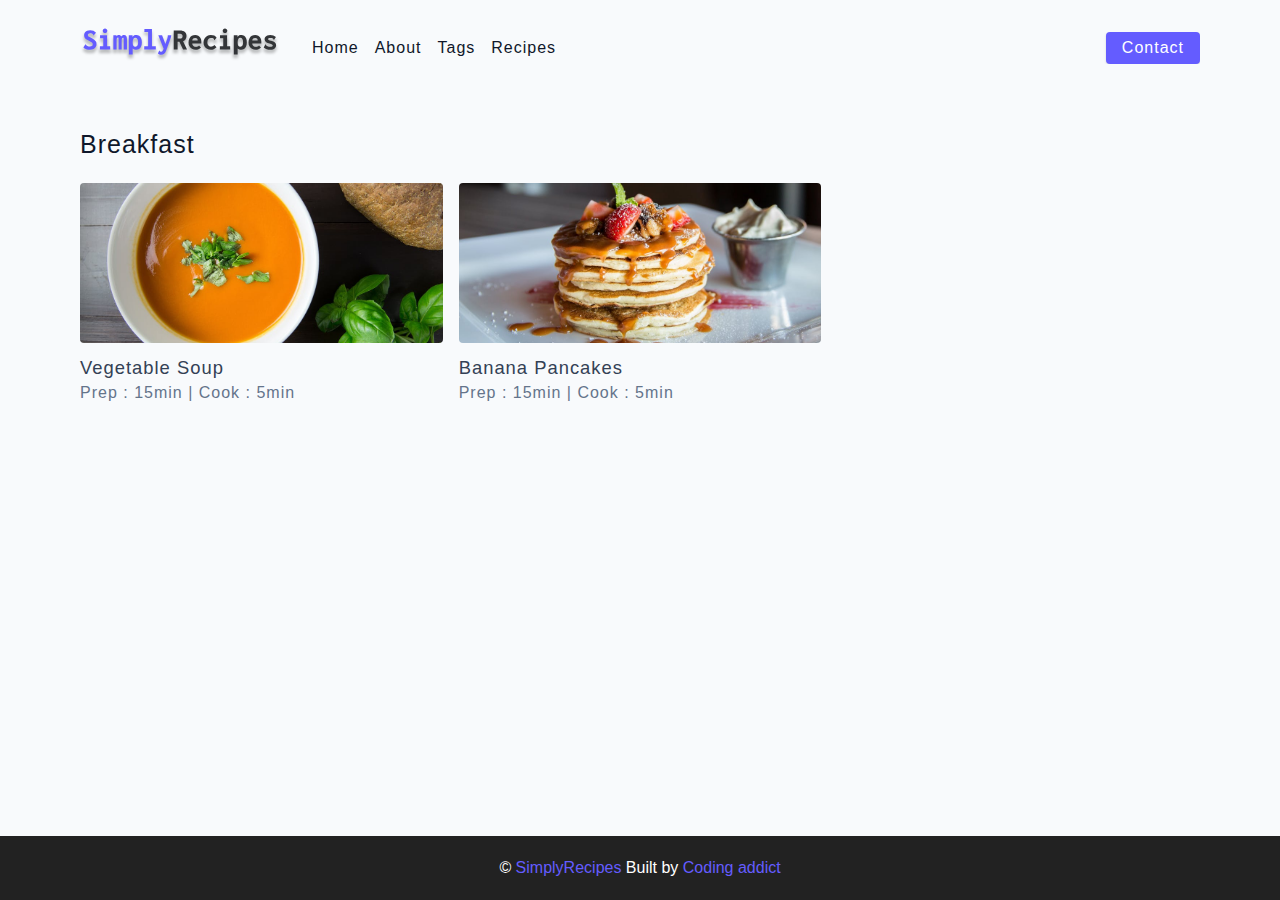
<file: tag-template-2.html>
<!DOCTYPE html>
<html lang="en">
  <head>
    <meta charset="UTF-8" />
    <meta http-equiv="X-UA-Compatible" content="IE=edge" />
    <meta name="viewport" content="width=device-width, initial-scale=1.0" />
    <title>Tag-template</title>
    <!-- favicon -->
    <link rel="shortcut icon" href="./assets/favicon.ico" type="image/x-icon" />
    <!-- normalize -->
    <link rel="stylesheet" href="./css/normalize.css" />
    <!-- font-awesome -->
    <link
      rel="stylesheet"
      href="https://cdnjs.cloudflare.com/ajax/libs/font-awesome/5.14.0/css/all.min.css"
    />
    <!-- main css -->
    <link rel="stylesheet" href="./css/main.css" />
  </head>
  <body>
    <!--nav-->
    <nav class="navbar">
      <div class="nav-center">
        <!--header-->
        <div class="nav-header">
          <a href="index.html" class="'nav-logo">
            <img src="./assets/logo.svg" alt="simply recipes" />
          </a>
          <button type="'button" class="btn nav-btn">
            <i class="fas fa-align-justify"></i>
          </button>
        </div>
        <!--links-->
        <div class="nav-links">
          <a href="index.html" class="nav-link">home</a>
          <a href="about.html" class="nav-link">about</a>
          <a href="tags.html" class="nav-link">tags</a>
          <a href="recipes.html" class="nav-link">recipes</a>
          <div class="nav-link contact-link">
            <a href="contact.html" class="btn">contact</a>
          </div>
        </div>

      </div>
    </nav>
    <!--end of nav-->

    <!--main-->
    <main class="page">
       <div>
        <h4>Breakfast</h4>
        <!--recipes list-->
        <div class="recipes-list">
          <!--single recipe-->
           <a href="single-recipe.html" class="recipe">
            <img src="./assets/recipes/recipe-3.jpeg" alt="food"
            class="img recipe-img"/>
            <h5>vegetable soup</h5>
            <p>Prep : 15min | Cook : 5min</p>

          </a>
          <!--end of single recipe-->

          <!--single recipe-->
          <a href="single-recipe.html" class="recipe">
            <img src="./assets/recipes/recipe-4.jpeg" alt="food"
            class="img recipe-img"/>
            <h5>Banana Pancakes</h5>
            <p>Prep : 15min | Cook : 5min</p>

          </a>
          <!--end of single recipe-->

        </div>
        <!--end of recipes list-->
       </div>
    </main>
    <!--end of main-->

    <!--footer-->
    <footer class="page-footer">
      <p>
        &copy; <span id="'date"></span>
        <span class="footer-logo">SimplyRecipes</span>
        Built by <a href="https://johnsmilga.com/">Coding addict</a>
      </p>
    </footer>
    <script src="./js/app.js"></script>
    
  </body>
</html>
</file>
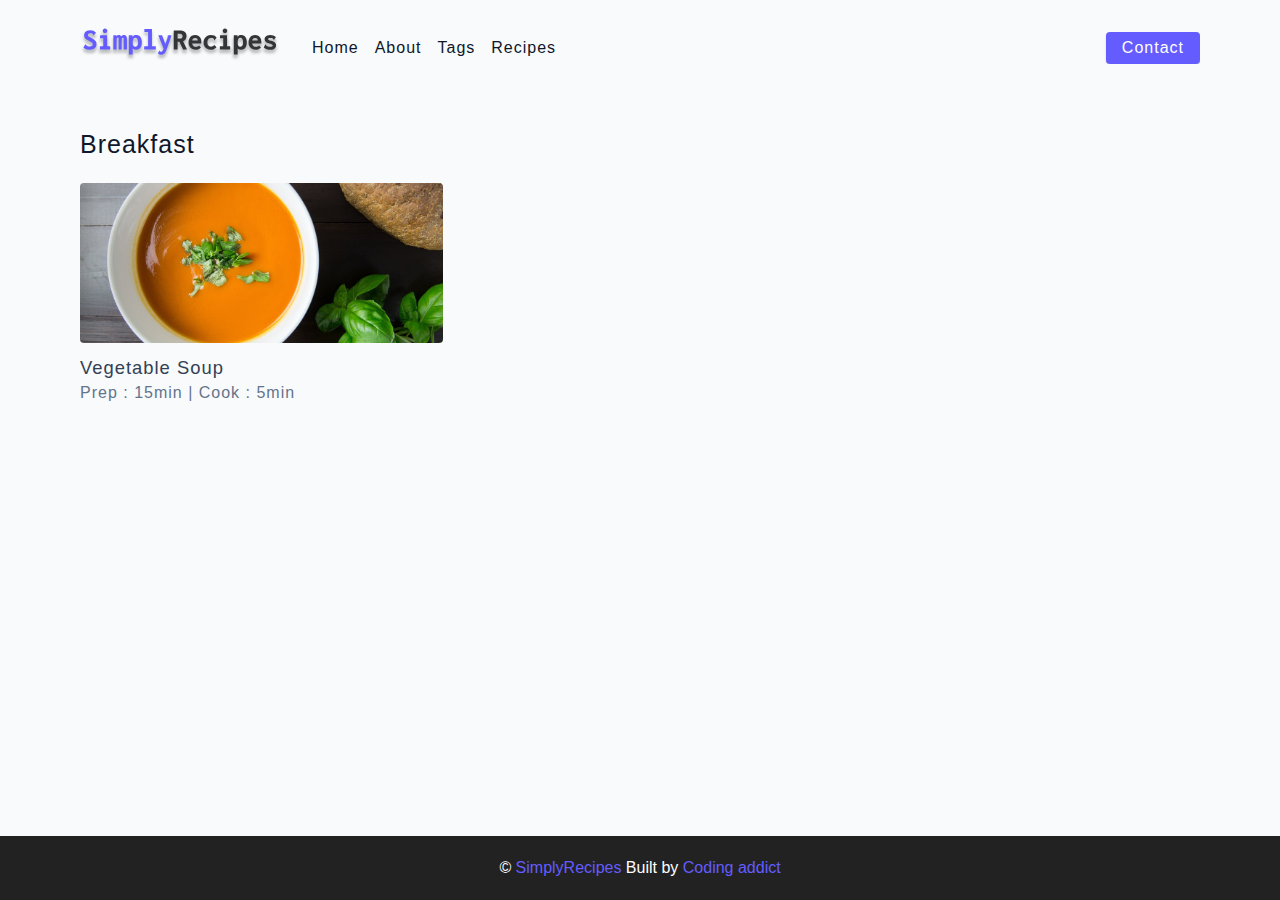
<file: tag-template-3.html>
<!DOCTYPE html>
<html lang="en">
  <head>
    <meta charset="UTF-8" />
    <meta http-equiv="X-UA-Compatible" content="IE=edge" />
    <meta name="viewport" content="width=device-width, initial-scale=1.0" />
    <title>Tag-template</title>
    <!-- favicon -->
    <link rel="shortcut icon" href="./assets/favicon.ico" type="image/x-icon" />
    <!-- normalize -->
    <link rel="stylesheet" href="./css/normalize.css" />
    <!-- font-awesome -->
    <link
      rel="stylesheet"
      href="https://cdnjs.cloudflare.com/ajax/libs/font-awesome/5.14.0/css/all.min.css"
    />
    <!-- main css -->
    <link rel="stylesheet" href="./css/main.css" />
  </head>
  <body>
    <!--nav-->
    <nav class="navbar">
      <div class="nav-center">
        <!--header-->
        <div class="nav-header">
          <a href="index.html" class="'nav-logo">
            <img src="./assets/logo.svg" alt="simply recipes" />
          </a>
          <button type="'button" class="btn nav-btn">
            <i class="fas fa-align-justify"></i>
          </button>
        </div>
        <!--links-->
        <div class="nav-links">
          <a href="index.html" class="nav-link">home</a>
          <a href="about.html" class="nav-link">about</a>
          <a href="tags.html" class="nav-link">tags</a>
          <a href="recipes.html" class="nav-link">recipes</a>
          <div class="nav-link contact-link">
            <a href="contact.html" class="btn">contact</a>
          </div>
        </div>

      </div>
    </nav>
    <!--end of nav-->

    <!--main-->
    <main class="page">
       <div>
        <h4>Breakfast</h4>
        <!--recipes list-->
        <div class="recipes-list">
           <!--single recipe-->
           <a href="single-recipe.html" class="recipe">
            <img src="./assets/recipes/recipe-3.jpeg" alt="food"
            class="img recipe-img"/>
            <h5>vegetable soup</h5>
            <p>Prep : 15min | Cook : 5min</p>

          </a>
          <!--end of single recipe-->
        </div>
        <!--end of recipes list-->
       </div>
    </main>
    <!--end of main-->

    <!--footer-->
    <footer class="page-footer">
      <p>
        &copy; <span id="'date"></span>
        <span class="footer-logo">SimplyRecipes</span>
        Built by <a href="https://johnsmilga.com/">Coding addict</a>
      </p>
    </footer>
    <script src="./js/app.js"></script>
    
  </body>
</html>
</file>
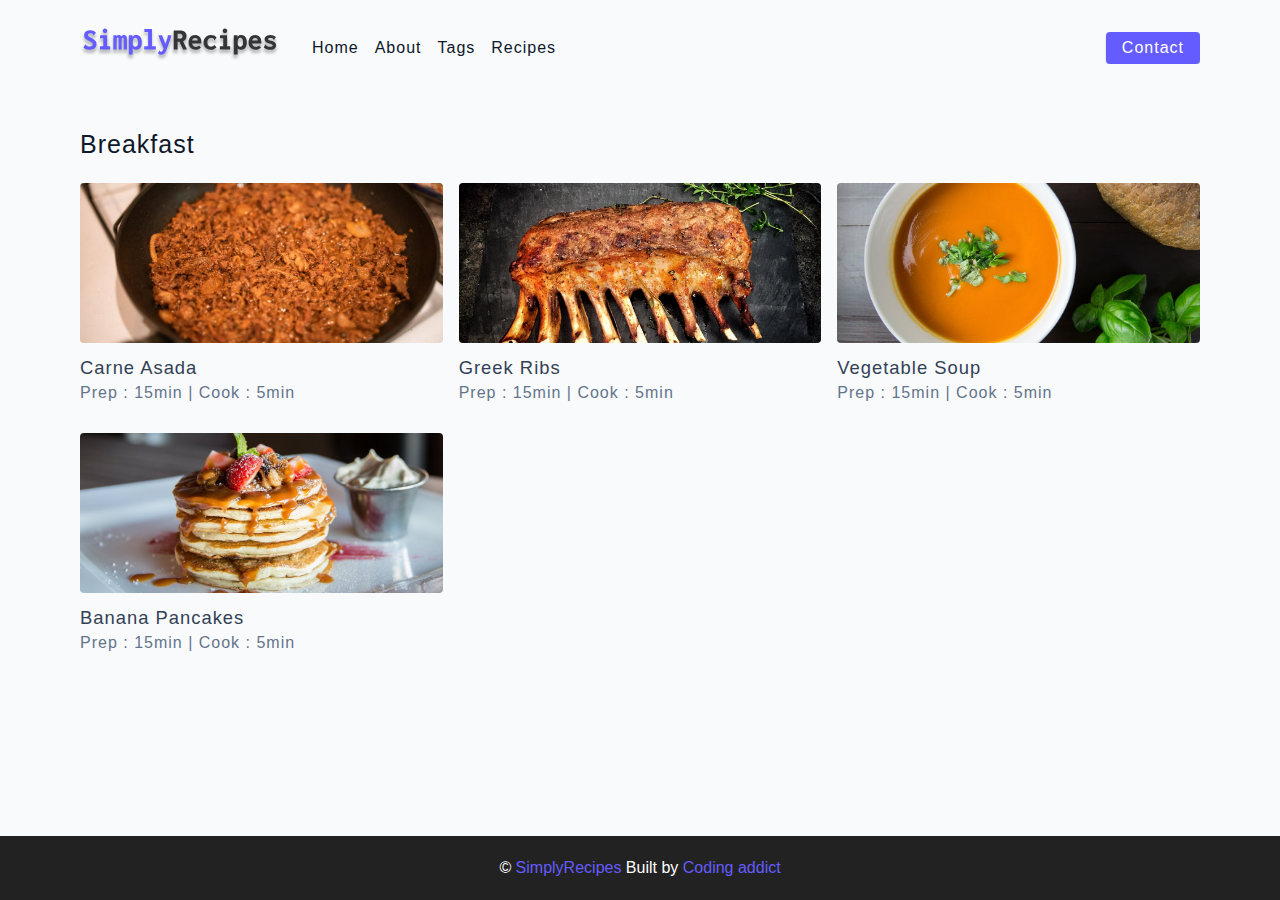
<file: tag-template-4.html>
<!DOCTYPE html>
<html lang="en">
  <head>
    <meta charset="UTF-8" />
    <meta http-equiv="X-UA-Compatible" content="IE=edge" />
    <meta name="viewport" content="width=device-width, initial-scale=1.0" />
    <title>Tag-template</title>
    <!-- favicon -->
    <link rel="shortcut icon" href="./assets/favicon.ico" type="image/x-icon" />
    <!-- normalize -->
    <link rel="stylesheet" href="./css/normalize.css" />
    <!-- font-awesome -->
    <link
      rel="stylesheet"
      href="https://cdnjs.cloudflare.com/ajax/libs/font-awesome/5.14.0/css/all.min.css"
    />
    <!-- main css -->
    <link rel="stylesheet" href="./css/main.css" />
  </head>
  <body>
    <!--nav-->
    <nav class="navbar">
      <div class="nav-center">
        <!--header-->
        <div class="nav-header">
          <a href="index.html" class="'nav-logo">
            <img src="./assets/logo.svg" alt="simply recipes" />
          </a>
          <button type="'button" class="btn nav-btn">
            <i class="fas fa-align-justify"></i>
          </button>
        </div>
        <!--links-->
        <div class="nav-links">
          <a href="index.html" class="nav-link">home</a>
          <a href="about.html" class="nav-link">about</a>
          <a href="tags.html" class="nav-link">tags</a>
          <a href="recipes.html" class="nav-link">recipes</a>
          <div class="nav-link contact-link">
            <a href="contact.html" class="btn">contact</a>
          </div>
        </div>

      </div>
    </nav>
    <!--end of nav-->

    <!--main-->
    <main class="page">
       <div>
        <h4>Breakfast</h4>
        <!--recipes list-->
        <div class="recipes-list">
          <!--single recipe-->
          <a href="single-recipe.html" class="recipe">
            <img src="./assets/recipes/recipe-1.jpeg" alt="food"
            class="img recipe-img"/>
            <h5>carne asada</h5>
            <p>Prep : 15min | Cook : 5min</p>

          </a>
          <!--end of single recipe-->

           <!--single recipe-->
           <a href="single-recipe.html" class="recipe">
            <img src="./assets/recipes/recipe-2.jpeg" alt="food"
            class="img recipe-img"/>
            <h5>greek ribs</h5>
            <p>Prep : 15min | Cook : 5min</p>

          </a>
          <!--end of single recipe-->

           <!--single recipe-->
           <a href="single-recipe.html" class="recipe">
            <img src="./assets/recipes/recipe-3.jpeg" alt="food"
            class="img recipe-img"/>
            <h5>vegetable soup</h5>
            <p>Prep : 15min | Cook : 5min</p>

          </a>
          <!--end of single recipe-->

          <!--single recipe-->
          <a href="single-recipe.html" class="recipe">
            <img src="./assets/recipes/recipe-4.jpeg" alt="food"
            class="img recipe-img"/>
            <h5>Banana Pancakes</h5>
            <p>Prep : 15min | Cook : 5min</p>

          </a>
          <!--end of single recipe-->

        </div>
        <!--end of recipes list-->
       </div>
    </main>
    <!--end of main-->

    <!--footer-->
    <footer class="page-footer">
      <p>
        &copy; <span id="'date"></span>
        <span class="footer-logo">SimplyRecipes</span>
        Built by <a href="https://johnsmilga.com/">Coding addict</a>
      </p>
    </footer>
    <script src="./js/app.js"></script>
    
  </body>
</html>
</file>
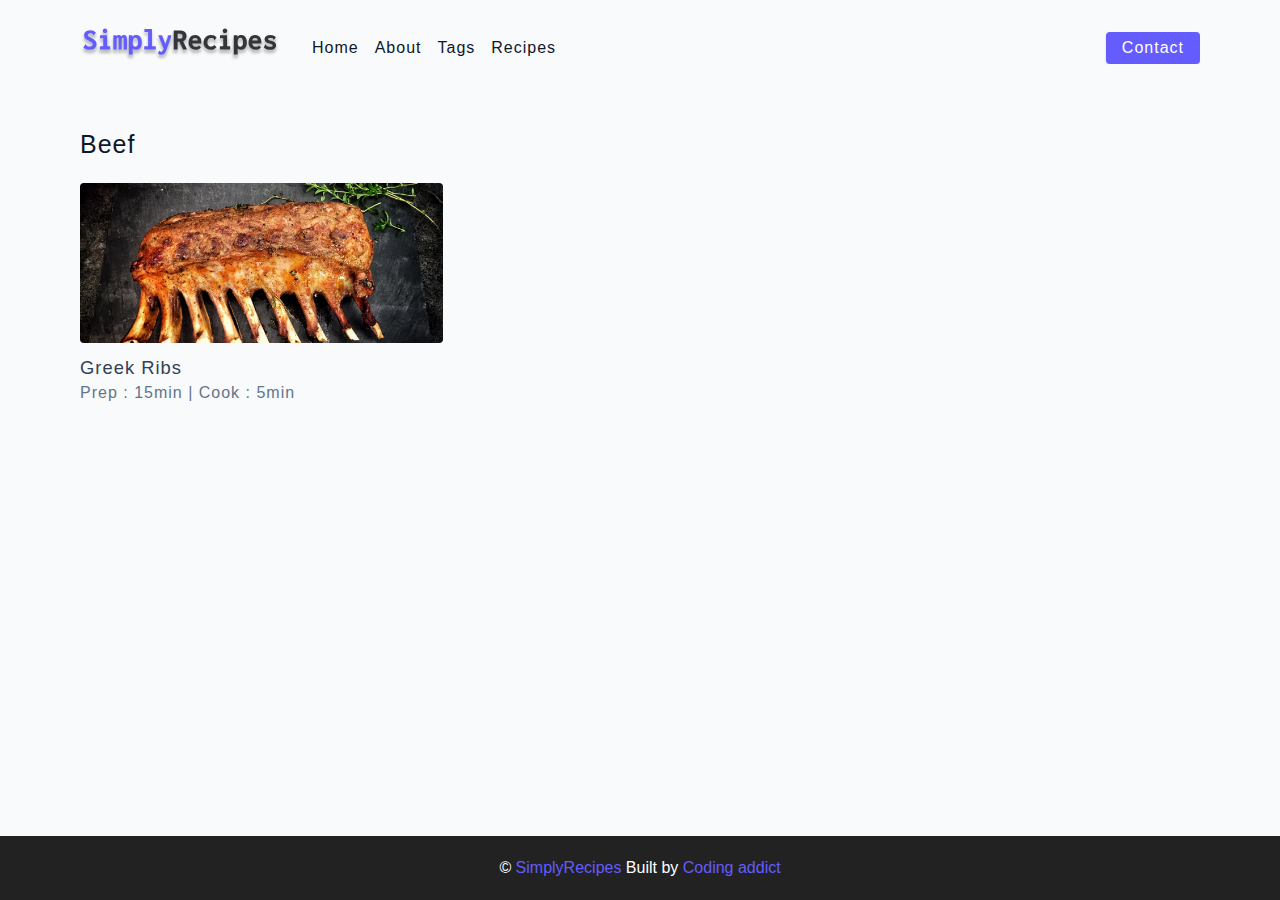
<file: tag-template.html>
<!DOCTYPE html>
<html lang="en">
  <head>
    <meta charset="UTF-8" />
    <meta http-equiv="X-UA-Compatible" content="IE=edge" />
    <meta name="viewport" content="width=device-width, initial-scale=1.0" />
    <title>Tag-template</title>
    <!-- favicon -->
    <link rel="shortcut icon" href="./assets/favicon.ico" type="image/x-icon" />
    <!-- normalize -->
    <link rel="stylesheet" href="./css/normalize.css" />
    <!-- font-awesome -->
    <link
      rel="stylesheet"
      href="https://cdnjs.cloudflare.com/ajax/libs/font-awesome/5.14.0/css/all.min.css"
    />
    <!-- main css -->
    <link rel="stylesheet" href="./css/main.css" />
  </head>
  <body>
    <!--nav-->
    <nav class="navbar">
      <div class="nav-center">
        <!--header-->
        <div class="nav-header">
          <a href="index.html" class="'nav-logo">
            <img src="./assets/logo.svg" alt="simply recipes" />
          </a>
          <button type="'button" class="btn nav-btn">
            <i class="fas fa-align-justify"></i>
          </button>
        </div>
        <!--links-->
        <div class="nav-links">
          <a href="index.html" class="nav-link">home</a>
          <a href="about.html" class="nav-link">about</a>
          <a href="tags.html" class="nav-link">tags</a>
          <a href="recipes.html" class="nav-link">recipes</a>
          <div class="nav-link contact-link">
            <a href="contact.html" class="btn">contact</a>
          </div>
        </div>

      </div>
    </nav>
    <!--end of nav-->

    <!--main-->
    <main class="page">
       <div>
        <h4>Beef</h4>
        <!--recipes list-->
        <div class="recipes-list">


           <!--single recipe-->
           <a href="single-recipe.html" class="recipe">
            <img src="./assets/recipes/recipe-2.jpeg" alt="food"
            class="img recipe-img"/>
            <h5>greek ribs</h5>
            <p>Prep : 15min | Cook : 5min</p>

          </a>
          <!--end of single recipe-->
        </div>
        <!--end of recipes list-->
       </div>
    </main>
    <!--end of main-->

    <!--footer-->
    <footer class="page-footer">
      <p>
        &copy; <span id="'date"></span>
        <span class="footer-logo">SimplyRecipes</span>
        Built by <a href="https://johnsmilga.com/">Coding addict</a>
      </p>
    </footer>
    <script src="./js/app.js"></script>
    
  </body>
</html>
</file>
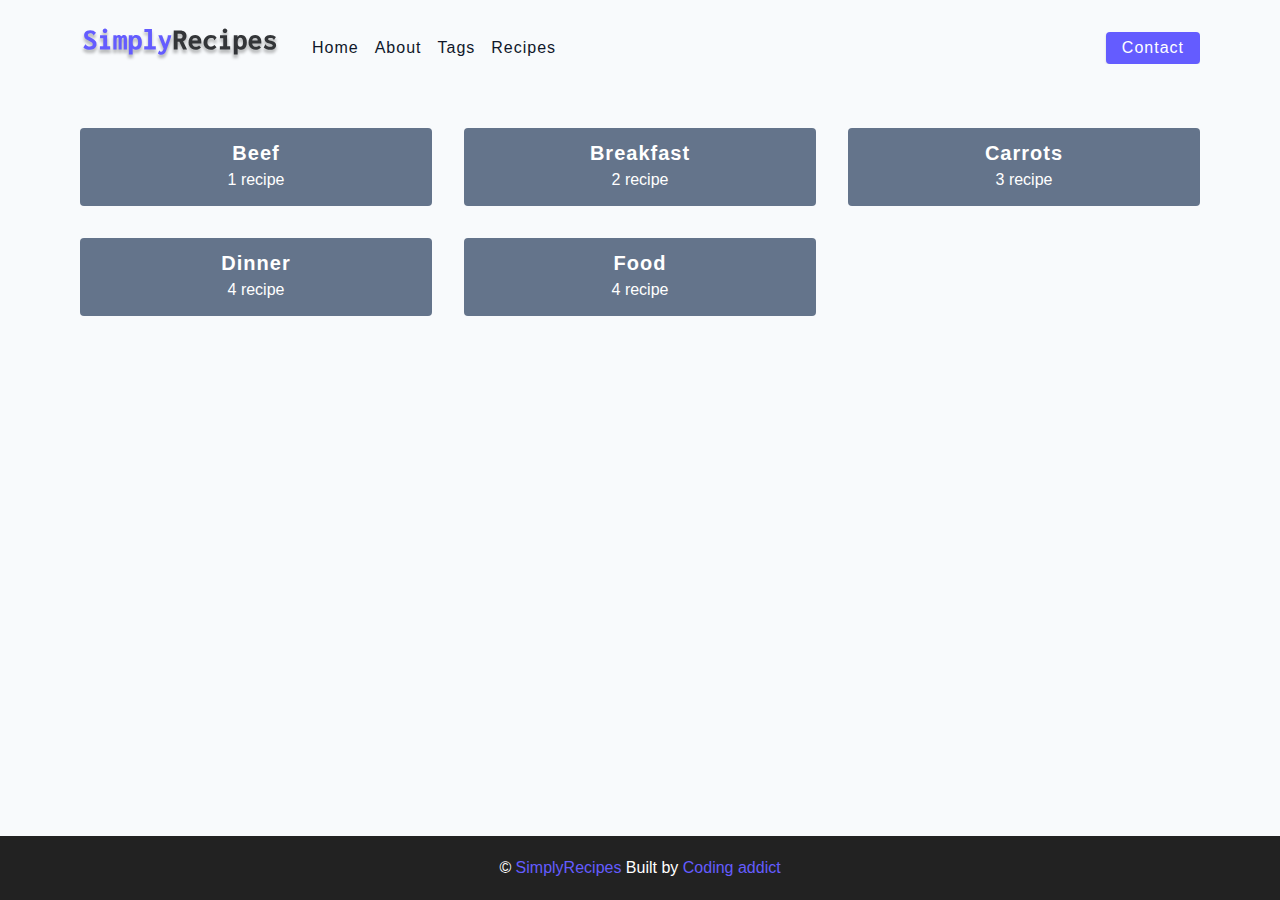
<file: tags.html>
<!DOCTYPE html>
<html lang="en">
  <head>
    <meta charset="UTF-8" />
    <meta http-equiv="X-UA-Compatible" content="IE=edge" />
    <meta name="viewport" content="width=device-width, initial-scale=1.0" />
    <title>Tags</title>
    <!-- favicon -->
    <link rel="shortcut icon" href="./assets/favicon.ico" type="image/x-icon" />
    <!-- normalize -->
    <link rel="stylesheet" href="./css/normalize.css" />
    <!-- font-awesome -->
    <link
      rel="stylesheet"
      href="https://cdnjs.cloudflare.com/ajax/libs/font-awesome/5.14.0/css/all.min.css"
    />
    <!-- main css -->
    <link rel="stylesheet" href="./css/main.css" />
  </head>
  <body>
    <!--nav-->
    <nav class="navbar">
      <div class="nav-center">
        <!--header-->
        <div class="nav-header">
          <a href="index.html" class="'nav-logo">
            <img src="./assets/logo.svg" alt="simply recipes" />
          </a>
          <button type="'button" class="btn nav-btn">
            <i class="fas fa-align-justify"></i>
          </button>
        </div>
        <!--links-->
        <div class="nav-links">
          <a href="index.html" class="nav-link">home</a>
          <a href="about.html" class="nav-link">about</a>
          <a href="tags.html" class="nav-link">tags</a>
          <a href="recipes.html" class="nav-link">recipes</a>
          <div class="nav-link contact-link">
            <a href="contact.html" class="btn">contact</a>
          </div>
        </div>

      </div>
    </nav>
    <!--end of nav-->

    <!--main-->
    <main class="page">
      <section class="tags-wrapper">
        <!--single tag-->
        <a href="tag-template.html" class="tag">
          <h5>Beef</h5>
          <p>1 recipe</p>
        </a>
        <!--end of single tag-->

        <!--single tag-->
        <a href="tag-template-2.html" class="tag">
          <h5>Breakfast</h5>
          <p>2 recipe</p>
        </a>
        <!--end of single tag-->

        <!--single tag-->
        <a href="tag-template-3.html" class="tag">
          <h5>Carrots</h5>
          <p>3 recipe</p>
        </a>
        <!--end of single tag-->

        <!--single tag-->
        <a href="tag-template-3.html" class="tag">
          <h5>Dinner</h5>
          <p>4 recipe</p>
        </a>
        <!--end of single tag-->

        <!--single tag-->
        <a href="tag-template-4.html" class="tag">
          <h5>Food</h5>
          <p>4 recipe</p>
        </a>
        <!--end of single tag-->


      </section>
    </main>
    <!--end of main-->

    <!--footer-->
    <footer class="page-footer">
      <p>
        &copy; <span id="'date"></span>
        <span class="footer-logo">SimplyRecipes</span>
        Built by <a href="https://johnsmilga.com/">Coding addict</a>
      </p>
    </footer>
    <script src="./js/app.js"></script>
    
  </body>
</html>
</file>
<file: css/main.css>
*,
::after,
::before {
  box-sizing: border-box;
}
/* fonts */

@import url('https://fonts.googleapis.com/css2?family=Roboto:wght@400;500;600&family=Montserrat&display=swap');
html {
  font-size: 100%;
} /*16px*/

:root {
  /* colors */
  --primary-100: #e2e0ff;
  --primary-200: #c1beff;
  --primary-300: #a29dff;
  --primary-400: #837dff;
  --primary-500: #645cff;
  --primary-600: #504acc;
  --primary-700: #3c3799;
  --primary-800: #282566;
  --primary-900: #141233;

  /* grey */
  --grey-50: #f8fafc;
  --grey-100: #f1f5f9;
  --grey-200: #e2e8f0;
  --grey-300: #cbd5e1;
  --grey-400: #94a3b8;
  --grey-500: #64748b;
  --grey-600: #475569;
  --grey-700: #334155;
  --grey-800: #1e293b;
  --grey-900: #0f172a;
  /* rest of the colors */
  --black: #222;
  --white: #fff;
  --red-light: #f8d7da;
  --red-dark: #842029;
  --green-light: #d1e7dd;
  --green-dark: #0f5132;

  /* fonts  */
  --headingFont: 'Roboto', sans-serif;
  --bodyFont: 'Nunito', sans-serif;
  --smallText: 0.7em;
  /* rest of the vars */
  --backgroundColor: var(--grey-50);
  --textColor: var(--grey-900);
  --borderRadius: 0.25rem;
  --letterSpacing: 1px;
  --transition: 0.3s ease-in-out all;
  --max-width: 1120px;
  --fixed-width: 600px;

  /* box shadow*/
  --shadow-1: 0 1px 3px 0 rgba(0, 0, 0, 0.1), 0 1px 2px 0 rgba(0, 0, 0, 0.06);
  --shadow-2: 0 4px 6px -1px rgba(0, 0, 0, 0.1),
    0 2px 4px -1px rgba(0, 0, 0, 0.06);
  --shadow-3: 0 10px 15px -3px rgba(0, 0, 0, 0.1),
    0 4px 6px -2px rgba(0, 0, 0, 0.05);
  --shadow-4: 0 20px 25px -5px rgba(0, 0, 0, 0.1),
    0 10px 10px -5px rgba(0, 0, 0, 0.04);
}

body {
  background: var(--backgroundColor);
  font-family: var(--bodyFont);
  font-weight: 400;
  line-height: 1.75;
  color: var(--textColor);
}

p {
  margin-top: 0;
  margin-bottom: 1.5rem;
  max-width: 40em;
}

h1,
h2,
h3,
h4,
h5 {
  margin: 0;
  margin-bottom: 1.38rem;
  font-family: var(--headingFont);
  font-weight: 400;
  line-height: 1.3;
  text-transform: capitalize;
  letter-spacing: var(--letterSpacing);
}

h1 {
  margin-top: 0;
  font-size: 3.052rem;
}

h2 {
  font-size: 2.441rem;
}

h3 {
  font-size: 1.953rem;
}

h4 {
  font-size: 1.563rem;
}

h5 {
  font-size: 1.25rem;
}

small,
.text-small {
  font-size: var(--smallText);
}

a {
  text-decoration: none;
}
ul {
  list-style-type: none;
  padding: 0;
}

.img {
  width: 100%;
  display: block;
  object-fit: cover;
}
/* buttons */

.btn {
  cursor: pointer;
  color: var(--white);
  background: var(--primary-500);
  border: transparent;
  border-radius: var(--borderRadius);
  letter-spacing: var(--letterSpacing);
  padding: 0.375rem 0.75rem;
  box-shadow: var(--shadow-1);
  transition: var(--transtion);
  text-transform: capitalize;
  display: inline-block;
}
.btn:hover {
  background: var(--primary-700);
  box-shadow: var(--shadow-3);
}
.btn-hipster {
  color: var(--primary-500);
  background: var(--primary-200);
}
.btn-hipster:hover {
  color: var(--primary-200);
  background: var(--primary-700);
}
.btn-block {
  width: 100%;
}

/* alerts */
.alert {
  padding: 0.375rem 0.75rem;
  margin-bottom: 1rem;
  border-color: transparent;
  border-radius: var(--borderRadius);
}

.alert-danger {
  color: var(--red-dark);
  background: var(--red-light);
}
.alert-success {
  color: var(--green-dark);
  background: var(--green-light);
}
/* form */

.form {
  width: 90vw;
  max-width: var(--fixed-width);
  background: var(--white);
  border-radius: var(--borderRadius);
  box-shadow: var(--shadow-2);
  padding: 2rem 2.5rem;
  margin: 3rem auto;
}
.form-label {
  display: block;
  font-size: var(--smallText);
  margin-bottom: 0.5rem;
  text-transform: capitalize;
  letter-spacing: var(--letterSpacing);
}
.form-input,
.form-textarea {
  width: 100%;
  padding: 0.375rem 0.75rem;
  border-radius: var(--borderRadius);
  background: var(--backgroundColor);
  border: 1px solid var(--grey-200);
}

.form-row {
  margin-bottom: 1rem;
}

.form-textarea {
  height: 7rem;
}
::placeholder {
  font-family: inherit;
  color: var(--grey-400);
}
.form-alert {
  color: var(--red-dark);
  letter-spacing: var(--letterSpacing);
  text-transform: capitalize;
}
/* alert */

@keyframes spinner {
  to {
    transform: rotate(360deg);
  }
}

.loading {
  width: 6rem;
  height: 6rem;
  border: 5px solid var(--grey-400);
  border-radius: 50%;
  border-top-color: var(--primary-500);
  animation: spinner 0.6s linear infinite;
}
.loading {
  margin: 0 auto;
}
/* title */

.title {
  text-align: center;
}

.title-underline {
  background: var(--primary-500);
  width: 7rem;
  height: 0.25rem;
  margin: 0 auto;
  margin-top: -1rem;
}

/*
=============== 
Navbar
===============
*/

.navbar{
  display: flex;
  justify-content: center;
  align-items: center;
  /*background: blue;*/
}
.nav-center{
  width: 90vw;
  max-width: var(--max-width);
  /*background: red;*/
}

.nav-header {
  height: 6rem;
  display: flex;
  justify-content: space-between;
  align-items: center;
}

.nav-logo {
  display: flex;
  align-items: center;
}

.nav-header img {
  width: 200px;
}

.nav-btn {
  padding: 0.15rem 0.75rem;
}

.nav-btn i {
  font-size: 1.25rem;
}

.nav-links {
  display: flex;
  flex-direction: column;
  /* todo */
  height: 0;
  overflow: hidden;
  transition: var(--transition);
}

.show-links {
  height: 310px;
}

.nav-link {
  display: block;
  text-align: center;
  text-transform: capitalize;
  color: var(--grey-900);
  letter-spacing: var(--letterSpacing);
  padding: 1rem 0;
  border-top: 1px solid var(--grey-500);
  transition: var(--transition);
}

.nav-link:hover {
  color: var(--primary-500);
}
.contact-link a {
  padding: 0.15rem 1rem;
}

@media screen and (min-width: 992px) {
  .nav-btn {
    display: none;
  }

  .navbar{
    height: 6rem;
  }

  .nav-center{
    display: flex;
    align-items: center;
  }
  .nav-header {
    height: auto;
    margin-right: 2rem;
  }
  .nav-links{
    height: auto;
    flex-direction: row;
    align-items: center;
    width: 100%;
  }

  .nav-link {
    padding: 0;
    border-top: none;
    margin-right: 1rem;
    font-size: 1rem;
  }

  .contact-link {
    margin-left: auto;
    margin-right: 0;
  }

}

/*
=============== 
Page
===============
*/
.page {
  /*background: red;*/
  width: 90vw;
  max-width: var(--max-width);
  margin: 0 auto;
  padding-top: 2rem;
  min-height: calc(100vh - (6rem + 4rem));
}

/*
=============== 
Footer
===============
*/

.page-footer {
  height: 4rem;
  background: var(--black);
  color: var(--white);
  display: flex;
  align-items: center;
  justify-content: center;
}

.page-footer p{
  margin-bottom: 0;
}

.footer-logo, 
.page-footer a {
  color: var(--primary-500);
}

/*
=============== 
hero
===============
*/
.hero {
  height: 40vh;
  background: url('../assets/main.jpeg') center/cover no-repeat;
  margin-bottom: 2rem;
  border-radius: var(--borderRadius);
  position: relative;
}

.hero-container {
  position: absolute;
  width: 100%;
  height: 100%;
  top: 0;
  left: 0; 
  background: rgba(0, 0, 0, 0.4);
  border-radius: var(--borderRadius);
  display: flex;
  align-items: center;
  justify-content: center;
}

.hero-text {
  text-align: center;
  color: var(--white);
}

@media  screen and (min-width:768px) {
  .hero-text h1{
    font-size: 4rem;
    margin-bottom: 0;
  }
  
}


/*
=============== 
Recipes
===============
*/

.recipes-container {
  display: grid;
  gap: 2rem 1rem;
  
}

.tags-container {
 
  order: 1;
  display: flex;
  flex-direction: column;
  padding-bottom: 3rem;
}

.recipes-list {
  display: grid;
  gap: 2rem 1rem;
  padding-bottom: 3rem;
  
}

.tags-container h4{
  margin-bottom: 0.5rem;
  font-weight: 500;
}

.tags-list {
  display: grid;
  grid-template-columns: 1fr 1fr 1fr;
}


.tags-list a {
  text-transform: capitalize;
  display: block;
  color: var(--grey-500);
  transition: var(--transition);
}

.tags-list a:hover {
  color: var(--primary-500);
}

.recipe {
  display: block;
}
.recipe-img {
  height: 15rem;
  border-radius: var(--borderRadius);
  margin-bottom: 1rem;
}

.recipe h5{
  margin-bottom: 0;
  line-height: 1;
  color: var(--grey-700);
}

.recipe p {
  margin-bottom: 0;
  line-height: 1;
  margin-top: 0.5rem;
  color: var(--grey-500);
  letter-spacing: var(--letterSpacing);
}

@media screen and (min-width: 576px) {
  .recipes-list {
    grid-template-columns: 1fr 1fr;
  }
  .recipe-img{
    height: 10rem;
  }
}

@media screen and (min-width: 992px) {
  .recipes-container{
    grid-template-columns: 200px 1fr;
  }
  recipe p {
    font-size: 0.85rem;
  }
  .tags-container {
    order: 0;
  }
  .tags-list {
    grid-template-columns: 1fr;
  }
}

@media screen and (min-width: 1200px) {
  .recipe h5 {
    font-size: 1.15rem;
  }
  .recipes-list {
    grid-template-columns: 1fr 1fr 1fr;

  }
}
/*
=============== 
Error
===============
*/

.error-page {
  text-align: center;
  padding-top: 5rem;
}
.error-page h1 {
  font-size: 9rem;
}

/*
=============== 
About
===============
*/


.about-page h2 {
  text-transform: none;
  font-weight: bold;
  
}

.about-page {
  display: grid;
  gap: 2rem 4rem;
  padding-bottom: 3rem;
  
}

.about-img {
  border-radius: var(--borderRadius);
  height: 300px;
  
}

@media screen and (min-width:992px) {
  .about-page {
    grid-template-columns: 1fr 1fr;
    grid-template-rows: 400px;
    align-items: center;
    
  }

  .about-img {
    height: 100%;
    
  }
  
}




.featured-title {
  text-align: center;
 
}

/*
=============== 
Contact
===============
*/

.contact-form {
  width: 100%;
  margin: 0;
}

.contact-container {
  display: grid;
  gap: 2rem 3rem;
  padding-bottom: 3rem;
}

@media  screen and (min-width:992px) {
  .contact-container {
      grid-template-columns: 1fr 450px;
      align-items: center;
  }
  
}

/*
=============== 
Tags
===============
*/

.tags-wrapper {
  display: grid;
  gap: 2rem;
  padding-bottom: 3rem;
}

.tag{
  background: var(--grey-500);
  border-radius: var(--borderRadius);
  text-align: center;
  color: var(--white);
  transition: var(--transition);
  padding: 0.75rem;
}

.tag:hover {
  background: var(--primary-500);

}

.tag h5,
 .tag p {
  margin-bottom: 0;
}

.tag h5 {
  font-weight: 600;
}

@media screen and (min-width: 576px) {
  .tags-wrapper {
    grid-template-columns: 1fr 1fr;
  }

@media screen and (min-width: 992px) {
  .tags-wrapper{
    grid-template-columns: repeat(3, 1fr);
  }
}
}


/*
=============== 
single recipe
===============
*/

.recipe-hero {
  display: grid;
  gap: 3rem;
}

.recipe-hero-img {
  height: 300px;
  border-radius: var(--borderRadius);
}

.recipe-hero p {
  color: var(--grey-600);

}
.recipe-icons {
  display: grid;
  grid-template-columns: repeat(3, 1fr);
  gap: 1rem;
  margin: 2rem 0;
  text-align: center;
}

.recipe-icons i {
  font-size:1.5rem;
  color: var(--primary-500);
}

.recipe-icons h5,
.recipe-icons p {
  margin-bottom: 0;
  font-size: 0.85rem;
}
.recipe-icons p {
  color: var(--grey-600);
}
.recipe-tags {
  display: flex;
  align-items: center;
  flex-wrap: wrap;
  font-size: 0.7em;
  font-weight: 600;

}

.recipe-tags a {
  background: var(--primary-500);
  border-radius: var(--borderRadius);
  color: var(--white);
  padding: 0.5rem 0.5rem;
  margin: 0 0.25rem;
  text-transform: capitalize;
}

@media screen and (min-width: 992px) {
  .recipe-hero {
    grid-template-columns: 4fr 5fr;
    align-items: center;
  }
}

.recipe-content {
  padding:3rem 0;
  display: grid;
  gap: 2rem 5rem;
}

@media screen and (min-width: 992px) {
  .recipe-content {
    grid-template-columns: 2fr 1fr;
  }
}

.single-instruction header {
  display: grid;
  grid-template-columns: auto 1fr;
  gap: 1.5rem;
  align-items: center;
}
.single-instruction header p {
  text-transform: uppercase;
  font-weight: 600;
  margin-bottom: 0;
  color: var(--primary-500);
}
.single-instruction > p {
  color: var(--grey-700);
}

.single-instruction header div {
  height: 2px;
  background: var(--grey-300);
}

.second-column {
  display: grid;
  row-gap: 2rem;
}

.single-ingredient {
  border-bottom: 2px solid var(--grey-300);
  padding-bottom: 0.75rem;
  color: var(--grey-700);
}

.single-tool {
  border-bottom: 2px solid var(--grey-300);
  padding-bottom: 0.75rem;
  color: var(--primary-500);
  text-transform: capitalize;
}
/*
=============== 

===============
*/
</file>
